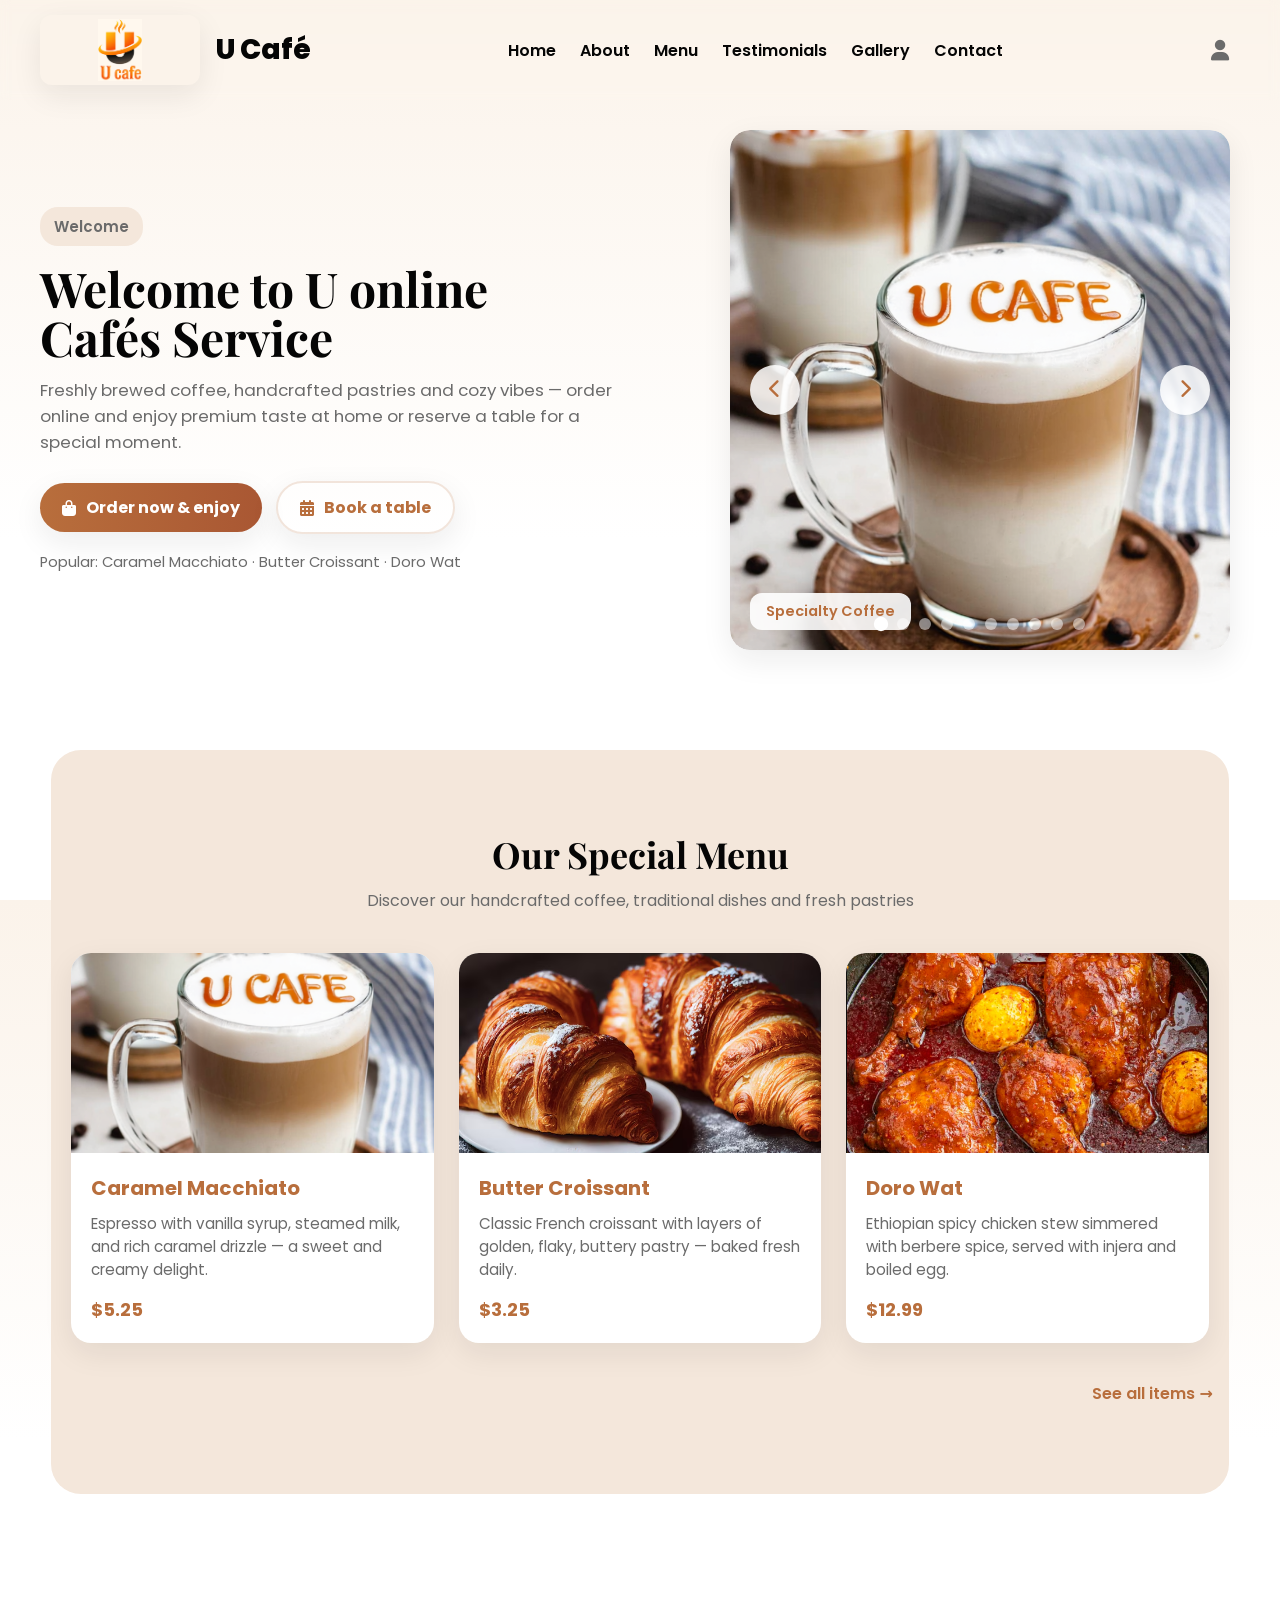
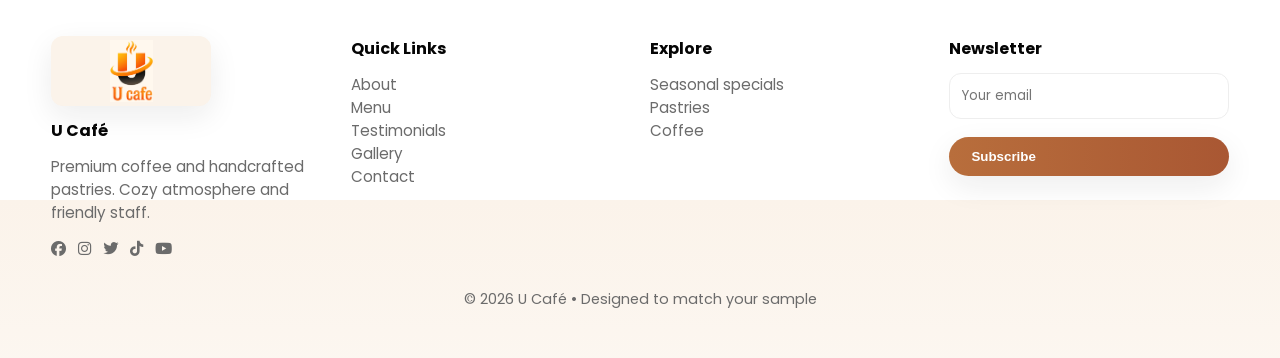
<file: index.html>
<!DOCTYPE html>
<html lang="en">
<head>
  <meta charset="utf-8" />
  <meta name="viewport" content="width=device-width,initial-scale=1" />
  <title>U Online Café — Home</title>

  <!-- fonts & icons -->
  <link href="https://fonts.googleapis.com/css2?family=Playfair+Display:wght@600;700;900&family=Poppins:wght@300;400;600;700&display=swap" rel="stylesheet">
  <link rel="stylesheet" href="https://cdnjs.cloudflare.com/ajax/libs/font-awesome/6.4.0/css/all.min.css">
<link rel="stylesheet" href="index.css">
</head>
<body>
  <!-- HEADER -->
  <header id="mainHeader">
    <div class="container nav-inner">
      <a class="brand" href="#">
        <img src="u cafe 1 logo.png" alt="U Café logo">
        <span>U Café</span>
      </a>

      <nav>
        <ul id="navList">
          <li><a href="#">Home</a></li>
          <li><a href="about.html">About</a></li>
          <li><a href="menu.html">Menu</a></li>
          <li><a href="testimonials.html">Testimonials</a></li>
          <li><a href="gallery.html">Gallery</a></li>
          <li><a href="contact.html">Contact</a></li>
        </ul>
      </nav>

      <div class="auth">
        <a href="login.html" class="user-icon" id="loginBtn" title="Log in">
          <i class="fas fa-user"></i>
        </a>
        <button class="menu-toggle" id="menuBtn" aria-label="menu">
          <i class="fas fa-bars"></i>
        </button>
      </div>
    </div>
  </header>

  <!-- HERO -->
  <main>
    <section class="hero">
      <div class="container hero-grid">
        <!-- LEFT: text -->
        <div class="hero-left">
          <div class="kicker">Welcome</div>
          <h1>Welcome to U online<br/>Cafés Service</h1>
          <p>Freshly brewed coffee, handcrafted pastries and cozy vibes — order online and enjoy premium taste at home or reserve a table for a special moment.</p>

          <div class="hero-cta">
            <a class="btn btn-primary" href="menu.html"><i class="fas fa-shopping-bag"></i> Order now & enjoy</a>
            <a class="btn btn-outline" href="contact.html"><i class="fas fa-calendar-alt"></i> Book a table</a>
          </div>

          <!-- small pagination dots like sample -->
          <div style="margin-top:18px;">
            <div class="muted" style="font-size:0.92rem;">Popular: Caramel Macchiato · Butter Croissant · Doro Wat</div>
          </div>
        </div>

       <!-- RIGHT: Food/Cafe images gallery -->
<div class="hero-art" aria-hidden="true">
  <div class="food-carousel">
    <!-- Carousel Container -->
    <div class="carousel-container">
      <!-- Slides will be dynamically added here by JavaScript -->
      <div class="carousel-slide active">
        <img src="Caramel Macchiato1.png" alt="Specialty Coffee">
        <div class="food-label">Specialty Coffee</div>
      </div>
      <div class="carousel-slide">
        <img src="Butter Croissant.png" alt="Fresh Pastries">
        <div class="food-label">Fresh Pastries</div>
      </div>
      <div class="carousel-slide">
        <img src="ጮርናቄ አሰራርፖስቲ አሰራር Pasti 1.PNG" alt="School Favorites">
        <div class="food-label">School Favorites</div>
      </div>
      <div class="carousel-slide">
        <img src="Moya1.PNG" alt="School Favorites">
        <div class="food-label">School Favorites</div>
      </div>
      <div class="carousel-slide">
        <img src="Fresh Orange Juice1.PNG" alt="Artisan Coffee">
        <div class="food-label">Juices</div>
      </div>
      <div class="carousel-slide">
        <img src="Chicken Tibs1.PNG" alt="Homemade Pastries">
        <div class="food-label">Tibs Variety</div>
      </div>
      <div class="carousel-slide">
        <img src="Chai Latte1.PNG" alt="Homemade Pastries">
        <div class="food-label">Tea</div>
      </div>
      <div class="carousel-slide">
        <img src="Vegetarian Combo1.PNG" alt="Homemade Pastries">
        <div class="food-label">Injera Specials</div>
      </div>
      <div class="carousel-slide">
        <img src="Doro Wat1.PNG" alt="Homemade Pastries">
        <div class="food-label">Traditional Menu</div>
      </div>
      <div class="carousel-slide">
        <img src="Buna with Popcorn1.PNG" alt="Homemade Pastries">
        <div class="food-label">Ethiopian Coffee</div>
      </div>
      
    </div>
    
    <!-- Navigation Buttons -->
    <button class="carousel-btn prev-btn" aria-label="Previous image">
      <i class="fas fa-chevron-left"></i>
    </button>
    <button class="carousel-btn next-btn" aria-label="Next image">
      <i class="fas fa-chevron-right"></i>
    </button>
    
    <!-- Indicators/Dots -->
    <div class="carousel-indicators">
      <!-- Dots will be added by JavaScript -->
    </div>
  </div>
</div>
    </section>

         <!-- MENU SECTION - UPDATED WITH REAL MENU ITEMS & IMAGES -->
    <section id="menu" class="container">
      <div class="menu-header" style="text-align: center; margin-bottom: 40px;">
        <h2>Our Special Menu</h2>
        <p class="muted" style="max-width: 600px; margin: 0 auto; margin-top: 10px;">Discover our handcrafted coffee, traditional dishes and fresh pastries</p>
      </div>
      
      <div class="menu-grid">
        <!-- Caramel Macchiato -->
        <div class="menu-item">
          <div class="menu-item-img">
            <img src="Caramel Macchiato1.png" alt="Caramel Macchiato">
          </div>
          <div class="menu-item-content">
            <h3>Caramel Macchiato</h3>
            <p>Espresso with vanilla syrup, steamed milk, and rich caramel drizzle — a sweet and creamy delight.</p>
            <div class="price">$5.25</div>
          </div>
        </div>
        
        <!-- Butter Croissant -->
        <div class="menu-item">
          <div class="menu-item-img">
            <img src="Butter Croissant.png" alt="Butter Croissant">
          </div>
          <div class="menu-item-content">
            <h3>Butter Croissant</h3>
            <p>Classic French croissant with layers of golden, flaky, buttery pastry — baked fresh daily.</p>
            <div class="price">$3.25</div>
          </div>
        </div>
        
        <!-- Doro Wat (Traditional) -->
        <div class="menu-item">
          <div class="menu-item-img">
            <img src="Doro Wat1.PNG" alt="Doro Wat">
          </div>
          <div class="menu-item-content">
            <h3>Doro Wat</h3>
            <p>Ethiopian spicy chicken stew simmered with berbere spice, served with injera and boiled egg.</p>
            <div class="price">$12.99</div>
          </div>
        </div>
      </div>
      
      <!-- Button in bottom right - now links to full menu page -->
      <div style="display: flex; justify-content: flex-end; margin-top: 30px;">
        <a href="menu.html" class="see-all-btn">See all items →</a>
      </div>
    </section>



  <!-- FOOTER -->
  <footer id="contact">
    <div class="container" style="margin-top:34px">
      <div class="footer-grid">
        <div>
          <img src="u cafe 1 logo.png" alt="U Café logo">
          <h4>U Café</h4>
          <p>Premium coffee and handcrafted pastries. Cozy atmosphere and friendly staff.</p>
          <div style="margin-top: 12px">
                        <a class="muted" href="https://facebook.com" target="_blank"><i class="fab fa-facebook" style="margin-right: 8px"></i></a>
                        <a class="muted" href="https://instagram.com" target="_blank"><i class="fab fa-instagram" style="margin-right: 8px"></i></a>
                        <a class="muted" href="https://twitter.com" target="_blank"><i class="fab fa-twitter" style="margin-right: 8px"></i></a>
                        <a class="muted" href="https://tiktok.com" target="_blank"><i class="fab fa-tiktok" style="margin-right: 8px"></i></a>
                        <a class="muted" href="https://youtube.com" target="_blank"><i class="fab fa-youtube" style="margin-right: 8px"></i></a>
                    </div>
        </div>
        <div>
          <h4>Quick Links</h4>
          <p><a href="about.html">About</a></p>
          <p><a href="menu.html">Menu</a></p>
          <p><a href="testimonials.html">Testimonials</a></p>
          <p><a href="#gallery">Gallery</a></p>
          <p><a href="contact.html">Contact</a></p>
        </div>
        <div>
          <h4>Explore</h4>
          <p>Seasonal specials</p>
          <p>Pastries</p>
          <p>Coffee</p>
        </div>
        <div>
          <h4>Newsletter</h4>
          <div class="newsletter">
            <input type="email" id="newsletterEmail" placeholder="Your email" />
            <button class="btn btn-primary" id="subscribeBtn" style="width:100%;margin-top:8px">Subscribe</button>
          </div>
        </div>
      </div>

      <div class="footer-bottom" style="margin-top:28px;text-align:center;">
        <div class="muted">© <span id="year"></span> U Café • Designed to match your sample</div>
      </div>
    </div>
  </footer>
  <!-- ---------- SCRIPTS ---------- -->
<script src="index.js"></script>
</body>
</html>
</file>
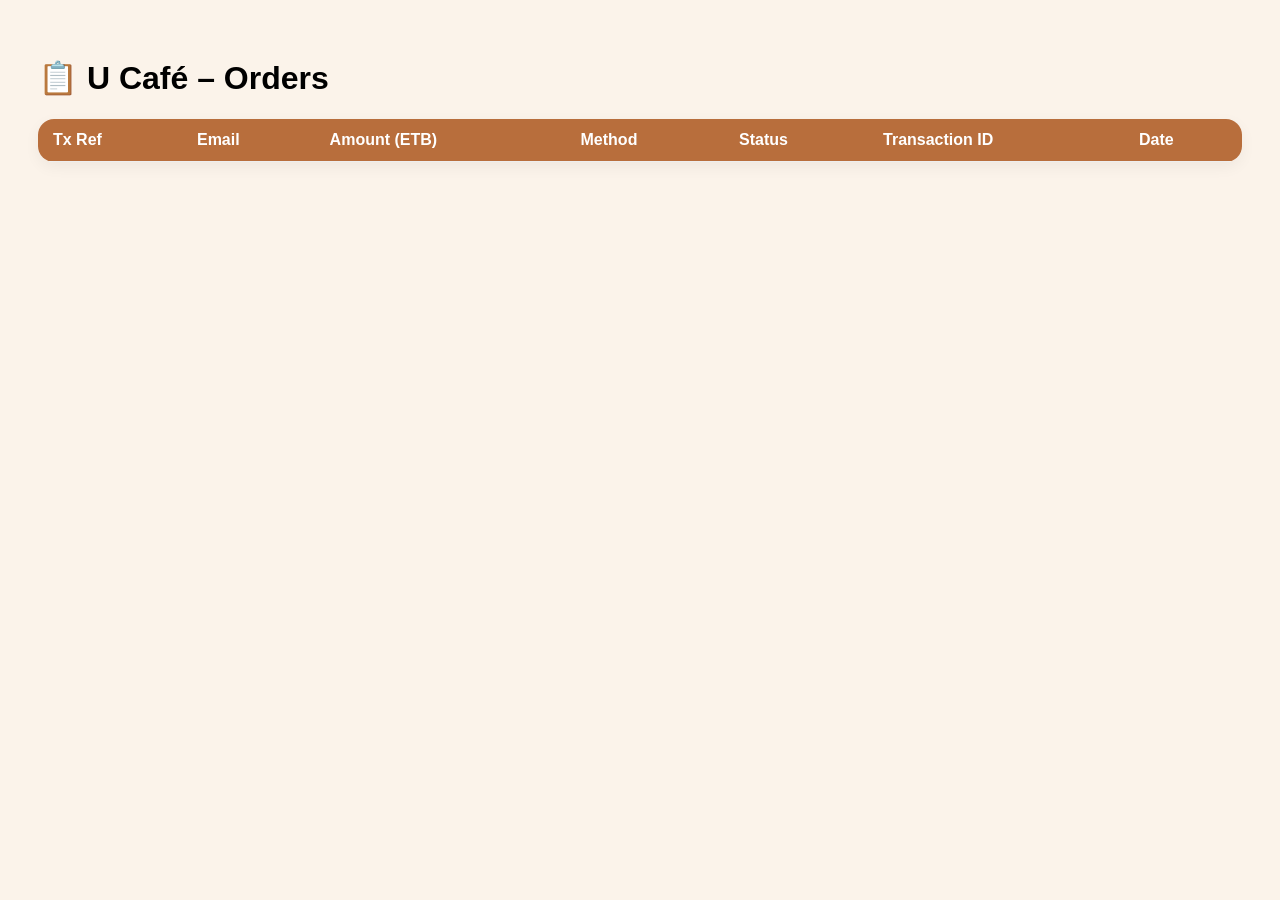
<file: admin.html>
<!DOCTYPE html>
<html lang="en">
<head>
    <meta charset="UTF-8">
    <title>Admin – U Café Orders</title>
    <style>
        body { font-family: 'Poppins', sans-serif; padding: 30px; background: #fbf3ea; }
        table { width: 100%; border-collapse: collapse; background: white; border-radius: 16px; overflow: hidden; box-shadow: 0 5px 15px rgba(0,0,0,0.05); }
        th, td { padding: 12px 15px; text-align: left; border-bottom: 1px solid #eee; }
        th { background: #b86e3c; color: white; }
        tr:hover { background: #f9f1ea; }
        .badge { padding: 4px 10px; border-radius: 20px; font-size: 12px; font-weight: 600; }
        .paid { background: #28a74520; color: #28a745; }
        .pending { background: #ffc10720; color: #ffc107; }
    </style>
</head>
<body>
    <h1>📋 U Café – Orders</h1>
    <table id="orders-table">
        <thead>
            <tr><th>Tx Ref</th><th>Email</th><th>Amount (ETB)</th><th>Method</th><th>Status</th><th>Transaction ID</th><th>Date</th></tr>
        </thead>
        <tbody></tbody>
    </table>

    <script>
        async function fetchOrders() {
            try {
                const res = await fetch('http://localhost:3000/api/admin/orders');
                const orders = await res.json();
                const tbody = document.querySelector('#orders-table tbody');
                tbody.innerHTML = '';
                orders.forEach(order => {
                    const row = tbody.insertRow();
                    row.insertCell().innerText = order.tx_ref;
                    row.insertCell().innerText = order.email;
                    row.insertCell().innerText = order.amount;
                    row.insertCell().innerText = order.userChoice || 'N/A';
                    row.insertCell().innerHTML = `<span class="badge ${order.status}">${order.status}</span>`;
                    row.insertCell().innerText = order.transactionId || '-';
                    row.insertCell().innerText = new Date(order.createdAt).toLocaleString();
                });
            } catch (err) {
                console.error('Failed to fetch orders', err);
            }
        }
        fetchOrders();
        setInterval(fetchOrders, 10000); // refresh every 10 seconds
    </script>
</body>
</html>
</file>
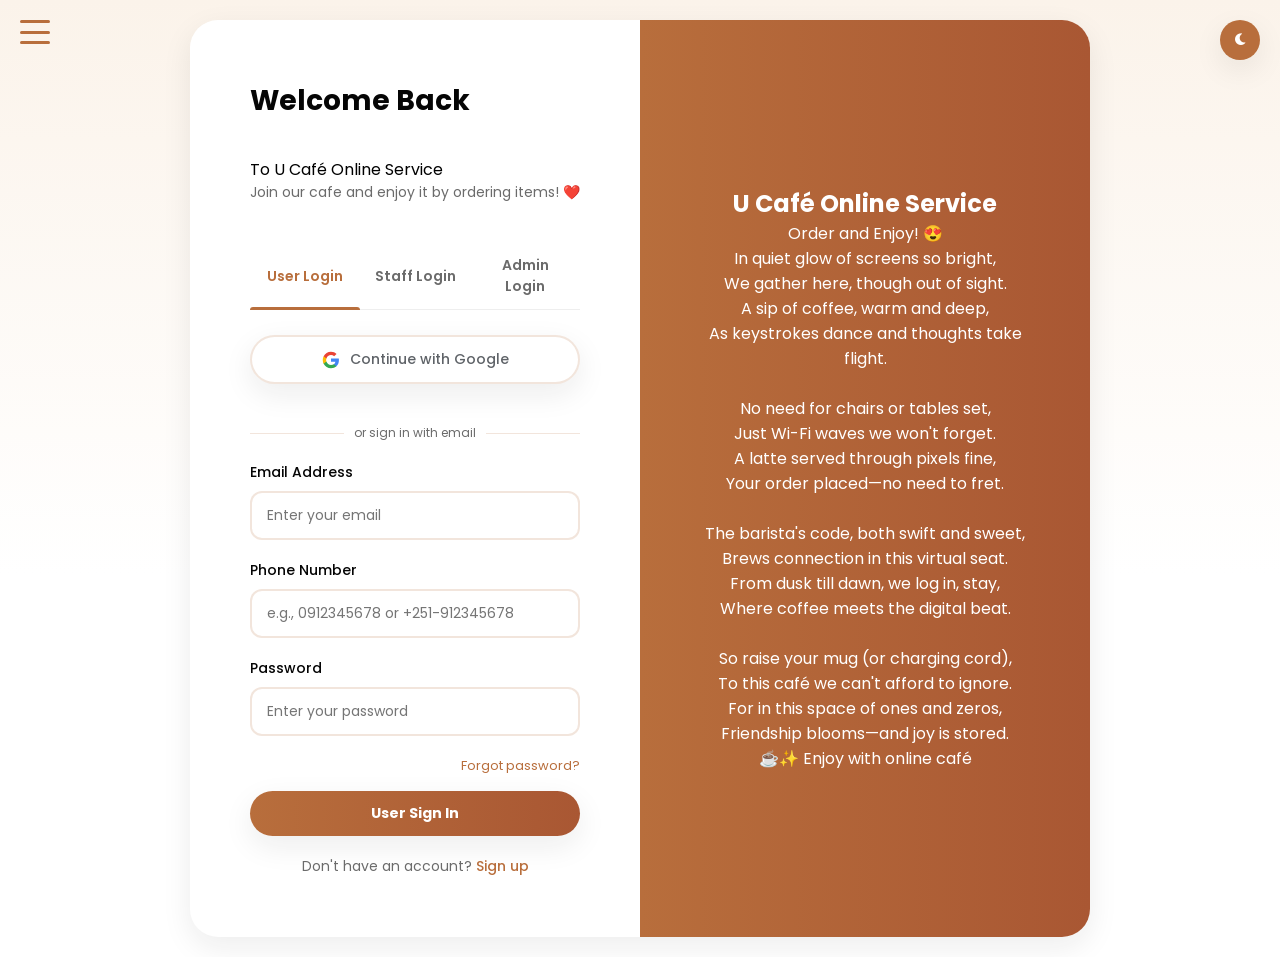
<file: login.html>
<!DOCTYPE html>
<html lang="en">
<head>
    <meta charset="UTF-8">
    <meta name="viewport" content="width=device-width, initial-scale=1.0, user-scalable=yes">
    <title>U online cafe service | Login</title>
    <link href="https://fonts.googleapis.com/css2?family=Poppins:wght@300;400;500;600;700&display=swap" rel="stylesheet">
    <link rel="stylesheet" href="https://cdnjs.cloudflare.com/ajax/libs/font-awesome/6.0.0-beta3/css/all.min.css">
    <style>
        :root {
            --cream: #fbf3ea;
            --soft-beige: #f4e7db;
            --accent: #b86e3c;
            --accent-2: #e7b58a;
            --text-dark: #050505;
            --muted: #6b6b6b;
            --card: #fff;
            --shadow: 0 10px 30px rgba(30,30,30,0.08);
            --radius-lg: 28px;
            --user-color: #b86e3c;
            --staff-color: #7a9e7e;
            --admin-color: #9e6b8e;
            --user-gradient: linear-gradient(90deg, #b86e3c, #a95733);
            --staff-gradient: linear-gradient(90deg, #7a9e7e, #5d8a62);
            --admin-gradient: linear-gradient(90deg, #9e6b8e, #7e5476);
            --gradient-light: linear-gradient(180deg, var(--cream) 0%, #fff 60%);
        }

        * {
            margin: 0;
            padding: 0;
            box-sizing: border-box;
            font-family: 'Poppins', sans-serif;
        }

        body {
            background: var(--gradient-light);
            display: flex;
            min-height: 100vh;
            transition: background-color 0.3s ease;
            overflow-x: hidden;
        }

        /* ===== GAL2 SIDEBAR & HAMBURGER STYLES ===== */
        .hamburger-menu {
            position: fixed;
            top: 20px;
            left: 20px;
            z-index: 1002;
            cursor: pointer;
            width: 30px;
            height: 24px;
            display: flex;
            flex-direction: column;
            justify-content: space-between;
            background: transparent;
            border: none;
        }
        .hamburger-menu span {
            display: block;
            height: 3px;
            width: 100%;
            background-color: var(--accent);
            border-radius: 3px;
            transition: all 0.3s ease;
        }
        .hamburger-menu.active span:nth-child(1) {
            transform: translateY(10px) rotate(45deg);
        }
        .hamburger-menu.active span:nth-child(2) {
            opacity: 0;
        }
        .hamburger-menu.active span:nth-child(3) {
            transform: translateY(-10px) rotate(-45deg);
        }

        .sidebar-overlay {
            position: fixed;
            top: 0;
            left: 0;
            width: 100%;
            height: 100%;
            background: rgba(0, 0, 0, 0.5);
            backdrop-filter: blur(3px);
            z-index: 1000;
            visibility: hidden;
            opacity: 0;
            transition: visibility 0.3s, opacity 0.3s ease;
        }
        .sidebar-overlay.active {
            visibility: visible;
            opacity: 1;
        }
        .sidebar {
            position: fixed;
            top: 0;
            left: -100%;
            width: 380px;
            max-width: 85vw;
            height: 100%;
            background: linear-gradient(145deg, #ffffff 0%, var(--cream) 100%);
            box-shadow: 8px 0 30px rgba(0, 0, 0, 0.2);
            z-index: 1001;
            transition: left 0.35s cubic-bezier(0.2, 0.9, 0.4, 1.1);
            display: flex;
            flex-direction: column;
            padding: 2rem 1.8rem;
            border-right: 1px solid rgba(184, 110, 60, 0.2);
        }
        .sidebar.active {
            left: 0;
        }
        .sidebar-header {
            display: flex;
            justify-content: space-between;
            align-items: center;
            margin-bottom: 2.8rem;
            padding-bottom: 1rem;
            border-bottom: 2px solid rgba(184, 110, 60, 0.2);
        }
        .sidebar-logo {
            font-family: 'Playfair Display', serif;
            font-size: 2rem;
            font-weight: 700;
            color: var(--accent);
        }
        .close-sidebar {
            background: var(--soft-beige);
            width: 46px;
            height: 46px;
            border-radius: 50%;
            display: flex;
            align-items: center;
            justify-content: center;
            cursor: pointer;
            transition: all 0.2s;
            font-size: 1.5rem;
            color: var(--accent);
        }
        .close-sidebar:hover {
            background: var(--accent);
            color: white;
            transform: rotate(90deg);
        }
        .sidebar-nav {
            flex: 1;
            display: flex;
            flex-direction: column;
            gap: 1rem;
        }
        .sidebar-nav a {
            text-decoration: none;
            font-size: 1.3rem;
            font-weight: 500;
            padding: 16px 24px;
            border-radius: 60px;
            color: var(--text-dark);
            transition: all 0.25s;
            display: flex;
            align-items: center;
            gap: 18px;
            background: rgba(255,255,255,0.6);
        }
        .sidebar-nav a i {
            width: 32px;
            color: var(--accent);
            font-size: 1.4rem;
        }
        .sidebar-nav a:hover {
            background: var(--accent);
            color: white;
            transform: translateX(8px);
        }
        .sidebar-nav a:hover i {
            color: white;
        }
        .sidebar-nav a.active {
            background: linear-gradient(90deg, var(--accent), #a95733);
            color: white;
            box-shadow: 0 10px 20px rgba(184,110,60,0.25);
        }
        .sidebar-nav a.active i {
            color: white;
        }
        .sidebar-nav .signup-link {
            margin-top: 20px;
            border-top: 1px solid rgba(184,110,60,0.15);
            padding-top: 20px;
        }
        .sidebar-footer {
            margin-top: 1rem;
            padding-top: 1.5rem;
            font-size: 0.85rem;
            text-align: center;
            color: var(--muted);
            border-top: 1px solid rgba(0,0,0,0.05);
        }
        .sidebar-footer p {
            margin: 8px 0;
        }
        /* end gal2 sidebar styles */

        /* Animated dots */
        .dots {
            position: fixed;
            top: 0;
            left: 0;
            width: 100%;
            height: 100%;
            overflow: hidden;
            z-index: -1;
            pointer-events: none;
        }
        .dot {
            position: absolute;
            background-color: rgba(184, 110, 60, 0.3);
            border-radius: 50%;
            will-change: transform;
            bottom: -20px;
            animation: floatUp 15s linear infinite;
            opacity: 0;
        }
        @keyframes floatUp {
            0% {
                transform: translateY(0) translateX(var(--x-movement));
                opacity: 0;
            }
            10% { opacity: 1; }
            90% { opacity: 1; }
            100% {
                transform: translateY(calc(-100vh - 100px)) translateX(var(--x-movement));
                opacity: 0;
            }
        }

        .container {
            width: 100%;
            max-width: 1200px;
            margin: auto;
            display: flex;
            flex-wrap: wrap;
            justify-content: center;
            align-items: center;
            padding: 20px;
        }

        .login-container {
            background-color: var(--card);
            border-radius: var(--radius-lg);
            box-shadow: var(--shadow);
            overflow: hidden;
            display: flex;
            width: 100%;
            max-width: 900px;
            transition: background-color 0.3s, box-shadow 0.3s;
        }

        .login-left {
            flex: 1;
            padding: 60px;
            display: flex;
            flex-direction: column;
            justify-content: center;
            position: relative;
        }

        .login-right {
            flex: 1;
            background: var(--user-gradient);
            color: white;
            padding: 60px;
            display: flex;
            flex-direction: column;
            justify-content: center;
            align-items: center;
            text-align: center;
            transition: background 0.3s ease;
        }

        .login-right.user-active { background: var(--user-gradient); }
        .login-right.staff-active { background: var(--staff-gradient); }
        .login-right.admin-active { background: var(--admin-gradient); }

        .login-header {
            margin-bottom: 40px;
        }
        .login-header h1 {
            font-size: 28px;
            font-weight: 700;
            color: var(--text-dark);
            margin-bottom: 10px;
            transition: color 0.3s;
        }
        .login-header p {
            color: var(--muted);
            font-size: 14px;
        }

        .login-tabs {
            display: flex;
            margin-bottom: 25px;
            border-bottom: 1px solid #eee;
        }
        .tab-btn {
            flex: 1;
            padding: 12px;
            background: none;
            border: none;
            cursor: pointer;
            font-weight: 600;
            color: var(--muted);
            transition: all 0.3s;
            position: relative;
            font-size: 14px;
        }
        .tab-btn.user.active { color: var(--user-color); }
        .tab-btn.staff.active { color: var(--staff-color); }
        .tab-btn.admin.active { color: var(--admin-color); }
        .tab-btn.active::after {
            content: '';
            position: absolute;
            bottom: -1px;
            left: 0;
            width: 100%;
            height: 3px;
            border-radius: 3px 3px 0 0;
        }
        .tab-btn.user.active::after { background: var(--user-color); }
        .tab-btn.staff.active::after { background: var(--staff-color); }
        .tab-btn.admin.active::after { background: var(--admin-color); }

        .tab-content { display: none; animation: fadeIn 0.5s ease; }
        .tab-content.active { display: block; }
        @keyframes fadeIn {
            from { opacity: 0; transform: translateY(10px); }
            to { opacity: 1; transform: translateY(0); }
        }

        .form-group { margin-bottom: 20px; }
        .form-group label {
            display: block;
            margin-bottom: 8px;
            font-size: 14px;
            font-weight: 500;
            color: var(--text-dark);
        }
        .form-control {
            width: 100%;
            padding: 12px 15px;
            border: 2px solid rgba(184, 110, 60, 0.18);
            border-radius: 12px;
            font-size: 14px;
            transition: all 0.3s;
            background: var(--card);
        }
        .user-form .form-control:focus {
            border-color: var(--user-color);
            box-shadow: 0 0 0 3px rgba(184, 110, 60, 0.2);
            outline: none;
        }
        .staff-form .form-control:focus {
            border-color: var(--staff-color);
            box-shadow: 0 0 0 3px rgba(122, 158, 126, 0.2);
            outline: none;
        }
        .admin-form .form-control:focus {
            border-color: var(--admin-color);
            box-shadow: 0 0 0 3px rgba(158, 107, 142, 0.2);
            outline: none;
        }

        .btn {
            display: inline-block;
            padding: 12px 24px;
            border-radius: 28px;
            font-size: 14px;
            font-weight: 700;
            cursor: pointer;
            transition: all 0.3s;
            border: none;
            text-align: center;
            box-shadow: var(--shadow);
        }
        .btn-user { background: var(--user-gradient); color: white; width: 100%; }
        .btn-user:hover { background: linear-gradient(90deg, #a95733, #b86e3c); transform: translateY(-2px); }
        .btn-staff { background: var(--staff-gradient); color: white; width: 100%; }
        .btn-staff:hover { background: linear-gradient(90deg, #5d8a62, #7a9e7e); transform: translateY(-2px); }
        .btn-admin { background: var(--admin-gradient); color: white; width: 100%; }
        .btn-admin:hover { background: linear-gradient(90deg, #7e5476, #9e6b8e); transform: translateY(-2px); }

        .btn-google {
            background-color: white;
            color: #5f6368;
            border: 2px solid rgba(184, 110, 60, 0.18);
            display: flex;
            align-items: center;
            justify-content: center;
            gap: 10px;
            width: 100%;
            margin-bottom: 20px;
            transition: all 0.3s;
            font-weight: 500;
            border-radius: 28px;
            padding: 12px;
        }
        .btn-google:hover { background-color: var(--soft-beige); transform: translateY(-2px); }

        .divider {
            display: flex;
            align-items: center;
            margin: 20px 0;
            color: var(--muted);
            font-size: 12px;
        }
        .divider::before, .divider::after {
            content: "";
            flex: 1;
            border-bottom: 1px solid rgba(184, 110, 60, 0.18);
        }
        .divider::before { margin-right: 10px; }
        .divider::after { margin-left: 10px; }

        .login-footer {
            margin-top: 20px;
            text-align: center;
            font-size: 14px;
            color: var(--muted);
        }
        .login-footer a { color: var(--accent); text-decoration: none; font-weight: 500; }
        .login-footer a:hover { text-decoration: underline; }

        .error-message { color: #dc3545; font-size: 12px; margin-top: 5px; display: none; }
        .forgot-link {
            font-size: 13px;
            text-decoration: none;
            text-align: right;
            display: block;
            margin-bottom: 15px;
        }
        .user-form .forgot-link { color: var(--user-color); }
        .staff-form .forgot-link { color: var(--staff-color); }
        .admin-form .forgot-link { color: var(--admin-color); }
        .forgot-link:hover { text-decoration: underline; }

        @media (max-width: 768px) {
            .login-container { flex-direction: column; }
            .login-left, .login-right { padding: 40px; }
            .login-right { order: -1; }
        }
        @media (max-width: 480px) {
            .login-left, .login-right { padding: 30px 20px; }
            .login-tabs { flex-direction: column; }
            .tab-btn { padding: 10px; }
        }

        /* DARK MODE - ONLY BACKGROUND AND DOTS CHANGE, LOGIN BOX STAYS LIGHT */
        body.dark-mode {
            background: #0a0c10;
        }
        body.dark-mode .dot {
            background-color: rgba(231, 181, 138, 0.2);
        }
        /* Keep the login container completely light (no dark changes) */
        body.dark-mode .login-container {
            background-color: var(--card);
            box-shadow: 0 15px 30px rgba(0, 0, 0, 0.2);
        }
        body.dark-mode .login-header h1,
        body.dark-mode .form-group label,
        body.dark-mode .login-header p,
        body.dark-mode .login-footer,
        body.dark-mode .divider,
        body.dark-mode .forgot-link {
            color: initial; /* keep original colors */
        }
        /* Sidebar dark mode: keep it readable but still distinct */
        body.dark-mode .sidebar {
            background: linear-gradient(145deg, #1e1e1e 0%, #2a2a2a 100%);
            border-right-color: rgba(184,110,60,0.3);
        }
        body.dark-mode .sidebar-nav a {
            background: rgba(30,30,30,0.8);
            color: #e0e0e0;
        }
        body.dark-mode .sidebar-nav a i { color: var(--accent-2); }
        body.dark-mode .sidebar-nav a:hover { background: var(--accent); color: white; }
        body.dark-mode .sidebar-footer { color: #aaa; border-top-color: #444; }
        body.dark-mode .close-sidebar { background: #333; color: var(--accent-2); }
        /* Ensure form controls stay light in dark mode (override any unwanted darkening) */
        body.dark-mode .form-control {
            background-color: white;
            color: #333;
            border-color: rgba(184, 110, 60, 0.3);
        }
        body.dark-mode .btn-google {
            background-color: white;
            color: #5f6368;
            border-color: rgba(184, 110, 60, 0.2);
        }
        body.dark-mode .btn-google:hover {
            background-color: var(--soft-beige);
        }

        .mode-toggle {
            position: fixed;
            top: 20px;
            right: 20px;
            background: var(--user-color);
            color: white;
            border: none;
            width: 40px;
            height: 40px;
            border-radius: 50%;
            display: flex;
            align-items: center;
            justify-content: center;
            cursor: pointer;
            z-index: 1003;
            box-shadow: var(--shadow);
            transition: all 0.3s;
        }
        body.dark-mode .mode-toggle { background: var(--accent-2); }
        .mode-toggle:hover { transform: scale(1.1); }
    </style>
</head>
<body>
    <!-- Animated dots background -->
    <div class="dots" id="dotsContainer"></div>

    <!-- GAL2 Hamburger Menu -->
    <div class="hamburger-menu" id="hamburgerMenu">
        <span></span>
        <span></span>
        <span></span>
    </div>

    <!-- GAL2 Sidebar & Overlay -->
    <div class="sidebar-overlay" id="sidebarOverlay"></div>
    <div class="sidebar" id="sidebarNav">
        <div class="sidebar-header">
            <span class="sidebar-logo">U Café</span>
            <div class="close-sidebar" id="closeSidebarBtn"><i class="fas fa-times"></i></div>
        </div>
        <div class="sidebar-nav">
            <a href="index.html"><i class="fas fa-home"></i> Home</a>
            <a href="about1.html"><i class="fas fa-info-circle"></i> About</a>
            <a href="menu.html"><i class="fas fa-utensils"></i> Menu</a>
            <a href="testimonials.html"><i class="fas fa-star"></i> Testimonials</a>
            <a href="gallery.html"><i class="fas fa-images"></i> Gallery</a>
            <a href="contact.html"><i class="fas fa-envelope"></i> Contact</a>
            <a href="signup.html" class="signup-link"><i class="fas fa-user-plus"></i> Sign Up</a>
        </div>
        <div class="sidebar-footer">
            <p><i class="fas fa-coffee"></i> Ayer-Amba Student Project</p>
            <p>Ethiopian tradition & digital fusion</p>
        </div>
    </div>

    <button class="mode-toggle" id="modeToggle" aria-label="Toggle dark mode">
        <i class="fas fa-moon"></i>
    </button>

    <div class="container">
        <div class="login-container">
            <div class="login-left">
                <div class="login-header">
                    <h1>Welcome Back</h1><br>
                    To U Café Online Service
                    <p>Join our cafe and enjoy it by ordering items! ❤️</p>
                </div>

                <div class="login-tabs">
                    <button class="tab-btn user active" data-tab="user-login">User Login</button>
                    <button class="tab-btn staff" data-tab="staff-login">Staff Login</button>
                    <button class="tab-btn admin" data-tab="admin-login">Admin Login</button>
                </div>

                <button class="btn btn-google" id="googleLogin">
                    <svg xmlns="http://www.w3.org/2000/svg" width="18" height="18" viewBox="0 0 24 24">
                        <path fill="#4285F4" d="M22.56 12.25c0-.78-.07-1.53-.2-2.25H12v4.26h5.92c-.26 1.37-1.04 2.53-2.21 3.31v2.77h3.57c2.08-1.92 3.28-4.74 3.28-8.09z"/>
                        <path fill="#34A853" d="M12 23c2.97 0 5.46-.98 7.28-2.66l-3.57-2.77c-.98.66-2.23 1.06-3.71 1.06-2.86 0-5.29-1.93-6.16-4.53H2.18v2.84C3.99 20.53 7.7 23 12 23z"/>
                        <path fill="#FBBC05" d="M5.84 14.09c-.22-.66-.35-1.36-.35-2.09s.13-1.43.35-2.09V7.07H2.18C1.43 8.55 1 10.22 1 12s.43 3.45 1.18 4.93l2.85-2.22.81-.62z"/>
                        <path fill="#EA4335" d="M12 5.38c1.62 0 3.06.56 4.21 1.64l3.15-3.15C17.45 2.09 14.97 1 12 1 7.7 1 3.99 3.47 2.18 7.07l3.66 2.84c.87-2.6 3.3-4.53 6.16-4.53z"/>
                    </svg>
                    <span>Continue with Google</span>
                </button>

                <div class="divider">or sign in with email</div>

                <div id="user-login" class="tab-content user-form active">
                    <form id="userLoginForm">
                        <div class="form-group">
                            <label for="user-email">Email Address</label>
                            <input type="email" id="user-email" class="form-control" placeholder="Enter your email" required>
                            <div class="error-message" id="user-email-error">Please enter a valid email</div>
                        </div>
                        <div class="form-group">
                            <label for="user-phone">Phone Number</label>
                            <input type="tel" id="user-phone" class="form-control" placeholder="e.g., 0912345678 or +251-912345678" required>
                            <div class="error-message" id="user-phone-error">Phone must be Ethiopian format: 09xxxxxxxx or +2519xxxxxxxx / +251-9xxxxxxxx</div>
                        </div>
                        <div class="form-group">
                            <label for="user-password">Password</label>
                            <input type="password" id="user-password" class="form-control" placeholder="Enter your password" required>
                            <div class="error-message" id="user-password-error">Password must be at least 6 characters</div>
                        </div>
                        <a href="#" class="forgot-link">Forgot password?</a>
                        <button type="submit" class="btn btn-user">User Sign In</button>
                    </form>
                </div>

                <div id="staff-login" class="tab-content staff-form">
                    <form id="staffLoginForm">
                        <div class="form-group">
                            <label for="staff-email">Staff Email</label>
                            <input type="email" id="staff-email" class="form-control" placeholder="Enter staff email" required>
                            <div class="error-message" id="staff-email-error">Please enter a valid email</div>
                        </div>
                        <div class="form-group">
                            <label for="staff-phone">Staff Phone Number</label>
                            <input type="tel" id="staff-phone" class="form-control" placeholder="e.g., 0912345678 or +251-912345678" required>
                            <div class="error-message" id="staff-phone-error">Phone must be Ethiopian format: 09xxxxxxxx or +2519xxxxxxxx / +251-9xxxxxxxx</div>
                        </div>
                        <div class="form-group">
                            <label for="staff-department">Department</label>
                            <select id="staff-department" class="form-control" required>
                                <option value="">Select your department</option>
                                <option value="kitchen">Kitchen</option>
                                <option value="service">Service</option>
                                <option value="barista">Barista</option>
                                <option value="management">Management</option>
                                <option value="cleaning">Cleaning</option>
                            </select>
                            <div class="error-message" id="staff-department-error">Please select your department</div>
                        </div>
                        <div class="form-group">
                            <label for="staff-password">Password</label>
                            <input type="password" id="staff-password" class="form-control" placeholder="Enter your password" required>
                            <div class="error-message" id="staff-password-error">Password must be at least 6 characters</div>
                        </div>
                        <a href="#" class="forgot-link">Forgot password?</a>
                        <button type="submit" class="btn btn-staff">Staff Sign In</button>
                    </form>
                </div>

                <div id="admin-login" class="tab-content admin-form">
                    <form id="adminLoginForm">
                        <div class="form-group">
                            <label for="admin-email">Admin Email</label>
                            <input type="email" id="admin-email" class="form-control" placeholder="Enter admin email" required>
                            <div class="error-message" id="admin-email-error">Please enter a valid admin email</div>
                        </div>
                        <div class="form-group">
                            <label for="admin-password">Admin Password</label>
                            <input type="password" id="admin-password" class="form-control" placeholder="Enter admin password" required>
                            <div class="error-message" id="admin-password-error">Password must be at least 8 characters</div>
                        </div>
                        <a href="#" class="forgot-link">Forgot password?</a>
                        <button type="submit" class="btn btn-admin">Admin Sign In</button>
                    </form>
                </div>

                <div class="login-footer">
                    Don't have an account? <a href="signup.html">Sign up</a>
                </div>
            </div>

            <div class="login-right user-active" id="loginRight">
                <div class="right-content">
                    <h2>U Café Online Service</h2>
                    <p>Order and Enjoy! 😍</p>
                    <div>
                        <p>
                            In quiet glow of screens so bright,<br>
                            We gather here, though out of sight.<br>
                            A sip of coffee, warm and deep,<br>
                            As keystrokes dance and thoughts take flight.<br><br>
                            No need for chairs or tables set,<br>
                            Just Wi-Fi waves we won't forget.<br>
                            A latte served through pixels fine,<br>
                            Your order placed—no need to fret.<br><br>
                            The barista's code, both swift and sweet,<br>
                            Brews connection in this virtual seat.<br>
                            From dusk till dawn, we log in, stay,<br>
                            Where coffee meets the digital beat.<br><br>
                            So raise your mug (or charging cord),<br>
                            To this café we can't afford to ignore.<br>
                            For in this space of ones and zeros,<br>
                            Friendship blooms—and joy is stored.<br>
                            ☕✨ Enjoy with online café
                        </p>
                    </div>
                </div>
            </div>
        </div>
    </div>

    <script>
        document.addEventListener('DOMContentLoaded', function() {
            // ========== ANIMATED DOTS ==========
            function createDots() {
                const dotsContainer = document.getElementById('dotsContainer');
                const dotCount = 150;
                for (let i = 0; i < dotCount; i++) {
                    const dot = document.createElement('div');
                    dot.className = 'dot';
                    const size = Math.random() * 9 + 3;
                    dot.style.width = `${size}px`;
                    dot.style.height = `${size}px`;
                    dot.style.left = `${Math.random() * 100}vw`;
                    dot.style.bottom = '-20px';
                    const xMovement = (Math.random() * 100 - 50);
                    dot.style.setProperty('--x-movement', `${xMovement}px`);
                    const duration = Math.random() * 10 + 10;
                    dot.style.animationDuration = `${duration}s`;
                    const delay = Math.random() * 15;
                    dot.style.animationDelay = `${delay}s`;
                    dotsContainer.appendChild(dot);
                }
            }
            createDots();

            // ========== GAL2 SIDEBAR LOGIC ==========
            const hamburger = document.getElementById('hamburgerMenu');
            const sidebar = document.getElementById('sidebarNav');
            const overlay = document.getElementById('sidebarOverlay');
            const closeSide = document.getElementById('closeSidebarBtn');

            function openSidebar() {
                sidebar.classList.add('active');
                overlay.classList.add('active');
                document.body.style.overflow = 'hidden';
                hamburger.classList.add('active');
            }
            function closeSidebar() {
                sidebar.classList.remove('active');
                overlay.classList.remove('active');
                document.body.style.overflow = '';
                hamburger.classList.remove('active');
            }
            if (hamburger) hamburger.addEventListener('click', openSidebar);
            if (closeSide) closeSide.addEventListener('click', closeSidebar);
            if (overlay) overlay.addEventListener('click', closeSidebar);
            document.querySelectorAll('.sidebar-nav a').forEach(link => {
                link.addEventListener('click', () => { setTimeout(closeSidebar, 150); });
            });

            // ========== CHECKOUT INTENT ==========
            const urlParams = new URLSearchParams(window.location.search);
            const checkoutIntent = urlParams.get('checkout');
            const returnUrl = urlParams.get('return') || 'menu.html';

            function handleLoginSuccess(userType, email, phone = '') {
                const userData = { email: email, phone: phone, type: userType, loginTime: new Date().toISOString() };
                localStorage.setItem('currentUser', JSON.stringify(userData));
                if (userType === 'admin') {
                    window.location.href = 'das.html';
                } else {
                    if (checkoutIntent === 'true') {
                        window.location.href = returnUrl + '?login_success=true&checkout=true&email=' + encodeURIComponent(email) + '&type=' + userType;
                    } else {
                        window.location.href = returnUrl + '?login_success=true&email=' + encodeURIComponent(email) + '&type=' + userType;
                    }
                }
            }

            // ========== TAB SWITCHING ==========
            const tabBtns = document.querySelectorAll('.tab-btn');
            const tabContents = document.querySelectorAll('.tab-content');
            const loginRight = document.getElementById('loginRight');
            tabBtns.forEach(btn => {
                btn.addEventListener('click', function() {
                    const tabId = this.getAttribute('data-tab');
                    tabBtns.forEach(btn => btn.classList.remove('active'));
                    tabContents.forEach(content => content.classList.remove('active'));
                    loginRight.classList.remove('user-active', 'staff-active', 'admin-active');
                    this.classList.add('active');
                    document.getElementById(tabId).classList.add('active');
                    if (this.classList.contains('user')) loginRight.classList.add('user-active');
                    else if (this.classList.contains('staff')) loginRight.classList.add('staff-active');
                    else if (this.classList.contains('admin')) loginRight.classList.add('admin-active');
                });
            });

            // Ethiopian phone validator
            function isValidEthiopianPhone(phone) {
                const phoneRegex = /^(09\d{8}|\+251-?9\d{8})$/;
                return phoneRegex.test(phone);
            }

            function isValidUser(email, password, type) {
                if (type === 'user') {
                    const users = JSON.parse(localStorage.getItem('registeredUsers') || '[]');
                    return users.some(u => u.email === email && u.password === password);
                } else if (type === 'staff') {
                    return email === 'staff@example.com' && password === 'staffpass123';
                } else if (type === 'admin') {
                    return email === 'admin@example.com' && password === 'adminpass123';
                }
                return false;
            }

            // User Login
            const userLoginForm = document.getElementById('userLoginForm');
            userLoginForm.addEventListener('submit', function(e) {
                e.preventDefault();
                const email = document.getElementById('user-email');
                const phone = document.getElementById('user-phone');
                const password = document.getElementById('user-password');
                const emailError = document.getElementById('user-email-error');
                const phoneError = document.getElementById('user-phone-error');
                const passwordError = document.getElementById('user-password-error');
                let isValid = true;
                if (!email.value || !/^[^\s@]+@[^\s@]+\.[^\s@]+$/.test(email.value)) {
                    emailError.style.display = 'block';
                    email.style.borderColor = '#dc3545';
                    isValid = false;
                } else {
                    emailError.style.display = 'none';
                    email.style.borderColor = 'rgba(184, 110, 60, 0.18)';
                }
                if (!phone.value || !isValidEthiopianPhone(phone.value.trim())) {
                    phoneError.style.display = 'block';
                    phone.style.borderColor = '#dc3545';
                    isValid = false;
                } else {
                    phoneError.style.display = 'none';
                    phone.style.borderColor = 'rgba(184, 110, 60, 0.18)';
                }
                if (!password.value || password.value.length < 6) {
                    passwordError.style.display = 'block';
                    password.style.borderColor = '#dc3545';
                    isValid = false;
                } else {
                    passwordError.style.display = 'none';
                    password.style.borderColor = 'rgba(184, 110, 60, 0.18)';
                }
                if (isValid) {
                    if (isValidUser(email.value, password.value, 'user')) {
                        handleLoginSuccess('user', email.value, phone.value.trim());
                    } else {
                        alert('Invalid email or password. If you haven\'t signed up, please create an account first.');
                    }
                }
            });

            // Staff Login
            const staffLoginForm = document.getElementById('staffLoginForm');
            staffLoginForm.addEventListener('submit', function(e) {
                e.preventDefault();
                const email = document.getElementById('staff-email');
                const phone = document.getElementById('staff-phone');
                const password = document.getElementById('staff-password');
                const department = document.getElementById('staff-department');
                const emailError = document.getElementById('staff-email-error');
                const phoneError = document.getElementById('staff-phone-error');
                const passwordError = document.getElementById('staff-password-error');
                const departmentError = document.getElementById('staff-department-error');
                let isValid = true;
                if (!email.value || !/^[^\s@]+@[^\s@]+\.[^\s@]+$/.test(email.value)) {
                    emailError.style.display = 'block';
                    email.style.borderColor = '#dc3545';
                    isValid = false;
                } else {
                    emailError.style.display = 'none';
                    email.style.borderColor = 'rgba(122, 158, 126, 0.18)';
                }
                if (!phone.value || !isValidEthiopianPhone(phone.value.trim())) {
                    phoneError.style.display = 'block';
                    phone.style.borderColor = '#dc3545';
                    isValid = false;
                } else {
                    phoneError.style.display = 'none';
                    phone.style.borderColor = 'rgba(122, 158, 126, 0.18)';
                }
                if (!password.value || password.value.length < 6) {
                    passwordError.style.display = 'block';
                    password.style.borderColor = '#dc3545';
                    isValid = false;
                } else {
                    passwordError.style.display = 'none';
                    password.style.borderColor = 'rgba(122, 158, 126, 0.18)';
                }
                if (!department.value) {
                    departmentError.style.display = 'block';
                    department.style.borderColor = '#dc3545';
                    isValid = false;
                } else {
                    departmentError.style.display = 'none';
                    department.style.borderColor = 'rgba(122, 158, 126, 0.18)';
                }
                if (isValid) {
                    if (isValidUser(email.value, password.value, 'staff')) {
                        handleLoginSuccess('staff', email.value, phone.value.trim());
                    } else {
                        alert('Invalid staff email or password');
                    }
                }
            });

            // Admin Login
            const adminLoginForm = document.getElementById('adminLoginForm');
            adminLoginForm.addEventListener('submit', function(e) {
                e.preventDefault();
                const email = document.getElementById('admin-email');
                const password = document.getElementById('admin-password');
                const emailError = document.getElementById('admin-email-error');
                const passwordError = document.getElementById('admin-password-error');
                let isValid = true;
                if (!email.value || !/^[^\s@]+@[^\s@]+\.[^\s@]+$/.test(email.value)) {
                    emailError.style.display = 'block';
                    email.style.borderColor = '#dc3545';
                    isValid = false;
                } else {
                    emailError.style.display = 'none';
                    email.style.borderColor = 'rgba(158, 107, 142, 0.18)';
                }
                if (!password.value || password.value.length < 8) {
                    passwordError.style.display = 'block';
                    password.style.borderColor = '#dc3545';
                    isValid = false;
                } else {
                    passwordError.style.display = 'none';
                    password.style.borderColor = 'rgba(158, 107, 142, 0.18)';
                }
                if (isValid) {
                    if (isValidUser(email.value, password.value, 'admin')) {
                        handleLoginSuccess('admin', email.value);
                    } else {
                        alert('Invalid admin email or password');
                    }
                }
            });

            // Google Login Demo
            document.getElementById('googleLogin').addEventListener('click', function() {
                const activeTab = document.querySelector('.tab-btn.active');
                const isAdmin = activeTab.classList.contains('admin');
                const isStaff = activeTab.classList.contains('staff');
                if (isAdmin) {
                    alert('Admin Google login would redirect to admin authentication');
                } else if (isStaff) {
                    alert('Staff Google login would redirect to staff authentication');
                } else {
                    handleLoginSuccess('user', 'user@gmail.com', '+251-912345678');
                }
            });

            // Dark mode toggle - now only changes background, not the login box
            const modeToggle = document.getElementById('modeToggle');
            const modeIcon = modeToggle.querySelector('i');
            const prefersDarkScheme = window.matchMedia('(prefers-color-scheme: dark)');
            const currentTheme = localStorage.getItem('theme');
            if (currentTheme === 'dark' || (!currentTheme && prefersDarkScheme.matches)) {
                document.body.classList.add('dark-mode');
                modeIcon.classList.remove('fa-moon');
                modeIcon.classList.add('fa-sun');
            }
            modeToggle.addEventListener('click', function() {
                document.body.classList.toggle('dark-mode');
                if (document.body.classList.contains('dark-mode')) {
                    localStorage.setItem('theme', 'dark');
                    modeIcon.classList.remove('fa-moon');
                    modeIcon.classList.add('fa-sun');
                } else {
                    localStorage.setItem('theme', 'light');
                    modeIcon.classList.remove('fa-sun');
                    modeIcon.classList.add('fa-moon');
                }
            });
        });
    </script>
</body>
</html>
</file>
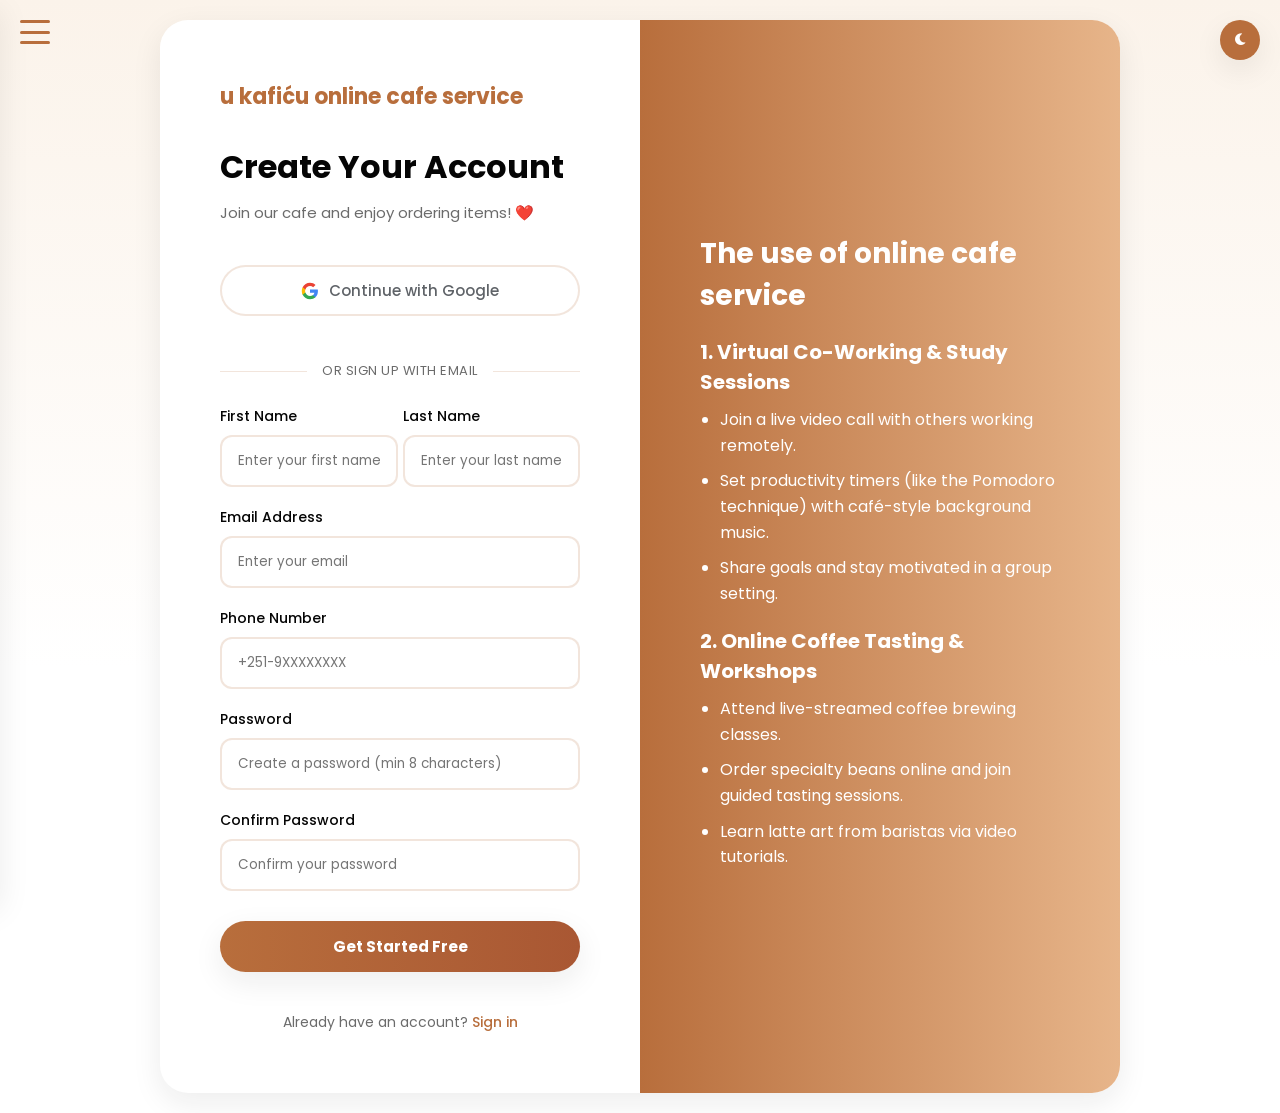
<file: signup.html>
<!DOCTYPE html>
<html lang="en">
<head>
    <meta charset="UTF-8">
    <meta name="viewport" content="width=device-width, initial-scale=1.0">
    <title>U online cafe service | Sign Up</title>
    <link href="https://fonts.googleapis.com/css2?family=Poppins:wght@300;400;500;600;700&display=swap" rel="stylesheet">
    <link rel="stylesheet" href="https://cdnjs.cloudflare.com/ajax/libs/font-awesome/6.0.0-beta3/css/all.min.css">
    <style>
        :root {
            --cream: #fbf3ea;
            --soft-beige: #f4e7db;
            --accent: #b86e3c;
            --accent-2: #e7b58a;
            --text-dark: #050505;
            --muted: #6b6b6b;
            --card: #fff;
            --shadow: 0 10px 30px rgba(30,30,30,0.08);
            --radius-lg: 28px;
            --danger: #ef4444;
            --success: #10b981;
            --gradient-light: linear-gradient(180deg, var(--cream) 0%, #fff 60%);
        }

        * {
            margin: 0;
            padding: 0;
            box-sizing: border-box;
            font-family: 'Poppins', sans-serif;
        }

        body {
            background: var(--gradient-light);
            display: flex;
            min-height: 100vh;
            transition: background-color 0.3s, color 0.3s;
        }

        /* Animated dots (same as login.html) */
        .dots {
            position: fixed;
            top: 0;
            left: 0;
            width: 100%;
            height: 100%;
            overflow: hidden;
            z-index: -1;
            pointer-events: none;
        }
        .dot {
            position: absolute;
            background-color: rgba(184, 110, 60, 0.3);
            border-radius: 50%;
            will-change: transform;
            bottom: -20px;
            animation: floatUp 15s linear infinite;
            opacity: 0;
        }
        @keyframes floatUp {
            0% { transform: translateY(0) translateX(var(--x-movement)); opacity: 0; }
            10% { opacity: 1; }
            90% { opacity: 1; }
            100% { transform: translateY(calc(-100vh - 100px)) translateX(var(--x-movement)); opacity: 0; }
        }
        body.dark-mode .dot {
            background-color: rgba(231, 181, 138, 0.4);
        }

        .container {
            width: 100%;
            max-width: 1000px;
            margin: auto;
            padding: 20px;
        }

        .signup-card {
            background-color: var(--card);
            border-radius: var(--radius-lg);
            box-shadow: var(--shadow);
            overflow: hidden;
            display: flex;
            transition: background-color 0.3s, box-shadow 0.3s;
        }

        .signup-form {
            flex: 1;
            padding: 60px;
            display: flex;
            flex-direction: column;
            justify-content: center;
        }

        .signup-info {
            flex: 1;
            background: linear-gradient(90deg, var(--accent), var(--accent-2));
            color: white;
            padding: 60px;
            display: flex;
            flex-direction: column;
            justify-content: center;
        }

        .logo {
            font-weight: 700;
            font-size: 22px;
            color: var(--accent);
            margin-bottom: 30px;
            transition: color 0.3s;
        }

        .signup-header {
            margin-bottom: 40px;
        }

        .signup-header h1 {
            font-size: 32px;
            font-weight: 700;
            color: var(--text-dark);
            margin-bottom: 10px;
            transition: color 0.3s;
        }

        .signup-header p {
            color: var(--muted);
            font-size: 15px;
            line-height: 1.6;
            transition: color 0.3s;
        }

        .form-group {
            margin-bottom: 20px;
            position: relative;
        }

        .form-group label {
            display: block;
            margin-bottom: 8px;
            font-size: 14px;
            font-weight: 500;
            color: var(--text-dark);
            transition: color 0.3s;
        }

        .form-control {
            width: 100%;
            padding: 14px 16px;
            border: 2px solid rgba(184, 110, 60, 0.18);
            border-radius: 12px;
            font-size: 13.5px;
            transition: all 0.3s;
            background-color: var(--card);
        }

        .form-control:focus {
            border-color: var(--accent);
            box-shadow: 0 0 0 3px rgba(184, 110, 60, 0.2);
            outline: none;
            background-color: white;
        }

        .form-control.invalid {
            border-color: var(--danger);
        }

        .error-message {
            color: var(--danger);
            font-size: 12px;
            margin-top: 5px;
            display: none;
        }

        .name-fields {
            display: flex;
            gap: 5px;
        }

        .name-fields .form-group {
            flex: 1;
        }

        .btn {
            display: inline-block;
            padding: 14px 24px;
            border-radius: 28px;
            font-size: 15px;
            font-weight: 700;
            cursor: pointer;
            transition: all 0.3s;
            border: none;
            text-align: center;
        }

        .btn-primary {
            background: linear-gradient(90deg, var(--accent), #a95733);
            color: white;
            width: 100%;
            box-shadow: var(--shadow);
        }

        .btn-primary:hover {
            background: linear-gradient(90deg, #a95733, var(--accent));
            transform: translateY(-2px);
            box-shadow: 0 6px 20px rgba(184, 110, 60, 0.2);
        }

        .btn-google {
            background-color: white;
            color: #5f6368;
            border: 2px solid rgba(184, 110, 60, 0.18);
            display: flex;
            align-items: center;
            justify-content: center;
            gap: 10px;
            width: 100%;
            margin-bottom: 20px;
            transition: all 0.3s;
            font-weight: 500;
            padding: 12px;
            border-radius: 28px;
        }

        .btn-google:hover {
            background-color: var(--soft-beige);
            transform: translateY(-2px);
            box-shadow: 0 4px 15px rgba(0,0,0,0.1);
        }

        .btn-google svg {
            width: 18px;
            height: 18px;
        }

        .divider {
            display: flex;
            align-items: center;
            margin: 25px 0;
            color: var(--muted);
            font-size: 13px;
            text-transform: uppercase;
            letter-spacing: 0.5px;
            transition: color 0.3s;
        }

        .divider::before, .divider::after {
            content: "";
            flex: 1;
            border-bottom: 1px solid rgba(184, 110, 60, 0.18);
            transition: border-color 0.3s;
        }

        .divider::before { margin-right: 15px; }
        .divider::after { margin-left: 15px; }

        .signup-footer {
            margin-top: 20px;
            text-align: center;
            font-size: 14px;
            color: var(--muted);
            transition: color 0.3s;
        }

        .signup-footer a {
            color: var(--accent);
            text-decoration: none;
            font-weight: 500;
            transition: color 0.3s;
        }

        .signup-footer a:hover {
            text-decoration: underline;
        }

        .info-content h2 {
            font-size: 28px;
            font-weight: 700;
            margin-bottom: 20px;
        }

        .info-content h3 {
            font-size: 20px;
            margin-top: 20px;
        }

        .info-content ul {
            margin-top: 10px;
            padding-left: 20px;
        }

        .info-content li {
            margin-bottom: 10px;
            line-height: 1.6;
        }

        @media (max-width: 768px) {
            .signup-card {
                flex-direction: column;
            }
            .signup-form, .signup-info {
                padding: 40px;
            }
        }

        @media (max-width: 480px) {
            .signup-form, .signup-info {
                padding: 30px 20px;
            }
            .name-fields {
                flex-direction: column;
                gap: 0;
            }
        }

        /* Dark mode styles */
        body.dark-mode {
            background-color: #121212;
            color: #e0e0e0;
        }
        body.dark-mode .signup-card {
            background-color: #1e1e1e;
            box-shadow: 0 15px 30px rgba(0,0,0,0.3);
        }
        body.dark-mode .logo {
            color: var(--accent-2);
        }
        body.dark-mode .signup-header h1 {
            color: #e0e0e0;
        }
        body.dark-mode .signup-header p,
        body.dark-mode .signup-footer,
        body.dark-mode .divider {
            color: #b0b0b0;
        }
        body.dark-mode .form-group label {
            color: #e0e0e0;
        }
        body.dark-mode .form-control {
            background-color: #2d2d2d;
            border-color: #444;
            color: #e0e0e0;
        }
        body.dark-mode .form-control:focus {
            background-color: #333;
            border-color: var(--accent-2);
            box-shadow: 0 0 0 3px rgba(231, 181, 138, 0.2);
        }
        body.dark-mode .divider::before,
        body.dark-mode .divider::after {
            border-bottom-color: #444;
        }
        body.dark-mode .btn-google {
            background-color: #2d2d2d;
            border-color: #444;
            color: #e0e0e0;
        }
        body.dark-mode .btn-google:hover {
            background-color: #333;
        }
        body.dark-mode .signup-footer a {
            color: var(--accent-2);
        }

        /* Hamburger menu and sidebar (same as login.html) */
        .mode-toggle {
            position: fixed;
            top: 20px;
            right: 20px;
            background: var(--accent);
            color: white;
            border: none;
            width: 40px;
            height: 40px;
            border-radius: 50%;
            display: flex;
            align-items: center;
            justify-content: center;
            cursor: pointer;
            z-index: 1000;
            box-shadow: var(--shadow);
            transition: all 0.3s;
        }
        body.dark-mode .mode-toggle {
            background: var(--accent-2);
        }
        .mode-toggle:hover {
            transform: scale(1.1);
        }

        .hamburger-menu {
            position: fixed;
            top: 20px;
            left: 20px;
            z-index: 1000;
            cursor: pointer;
            width: 30px;
            height: 24px;
            display: flex;
            flex-direction: column;
            justify-content: space-between;
        }
        .hamburger-menu span {
            display: block;
            height: 3px;
            width: 100%;
            background-color: var(--accent);
            border-radius: 3px;
            transition: all 0.3s ease;
        }
        body.dark-mode .hamburger-menu span {
            background-color: var(--accent-2);
        }
        .hamburger-menu.active span:nth-child(1) {
            transform: translateY(10px) rotate(45deg);
        }
        .hamburger-menu.active span:nth-child(2) {
            opacity: 0;
        }
        .hamburger-menu.active span:nth-child(3) {
            transform: translateY(-10px) rotate(-45deg);
        }

        .sidebar {
            position: fixed;
            top: 0;
            left: -300px;
            width: 300px;
            height: 100%;
            background-color: var(--card);
            box-shadow: var(--shadow);
            z-index: 999;
            transition: left 0.3s ease;
            padding: 70px 20px 20px;
        }
        body.dark-mode .sidebar {
            background-color: #1e1e1e;
        }
        .sidebar.active {
            left: 0;
        }
        .sidebar ul {
            list-style: none;
        }
        .sidebar ul li {
            margin-bottom: 15px;
        }
        .sidebar ul li a {
            color: var(--text-dark);
            text-decoration: none;
            font-weight: 500;
            display: block;
            padding: 10px;
            border-radius: 5px;
            transition: all 0.3s;
        }
        body.dark-mode .sidebar ul li a {
            color: #e0e0e0;
        }
        .sidebar ul li a:hover {
            background-color: var(--soft-beige);
            border-radius: 12px;
            color: var(--text-dark);
        }
        .overlay {
            position: fixed;
            top: 0;
            left: 0;
            width: 100%;
            height: 100%;
            background-color: rgba(0, 0, 0, 0.5);
            z-index: 998;
            opacity: 0;
            visibility: hidden;
            transition: all 0.3s ease;
        }
        .overlay.active {
            opacity: 1;
            visibility: visible;
        }
    </style>
</head>
<body>
    <!-- Animated dots -->
    <div class="dots" id="dotsContainer"></div>

    <!-- Hamburger Menu -->
    <div class="hamburger-menu" id="hamburgerMenu">
        <span></span>
        <span></span>
        <span></span>
    </div>

    <!-- Sidebar -->
    <div class="sidebar" id="sidebar">
        <ul>
            <li><a href="index.html">Home</a></li>
            <li><a href="about1.html">About Us</a></li>
            <li><a href="menu.html">Menu</a></li>
            <li><a href="testimonials.html">Testimonials</a></li>
            <li><a href="contact.html">Contact</a></li>
            <li><a href="signup.html">Sign Up</a></li>
            <li><a href="login.html">Login</a></li>
        </ul>
    </div>

    <!-- Overlay -->
    <div class="overlay" id="overlay"></div>

    <button class="mode-toggle" id="modeToggle" aria-label="Toggle dark mode">
        <i class="fas fa-moon"></i>
    </button>

    <div class="container">
        <div class="signup-card">
            <div class="signup-form">
                <div class="logo">u kafiću online cafe service</div>

                <div class="signup-header">
                    <h1>Create Your Account</h1>
                    <p>Join our cafe and enjoy ordering items! ❤️</p>
                </div>

                <button class="btn btn-google" id="googleSignup">
                    <svg xmlns="http://www.w3.org/2000/svg" width="18" height="18" viewBox="0 0 24 24">
                        <path fill="#4285F4" d="M22.56 12.25c0-.78-.07-1.53-.2-2.25H12v4.26h5.92c-.26 1.37-1.04 2.53-2.21 3.31v2.77h3.57c2.08-1.92 3.28-4.74 3.28-8.09z"/>
                        <path fill="#34A853" d="M12 23c2.97 0 5.46-.98 7.28-2.66l-3.57-2.77c-.98.66-2.23 1.06-3.71 1.06-2.86 0-5.29-1.93-6.16-4.53H2.18v2.84C3.99 20.53 7.7 23 12 23z"/>
                        <path fill="#FBBC05" d="M5.84 14.09c-.22-.66-.35-1.36-.35-2.09s.13-1.43.35-2.09V7.07H2.18C1.43 8.55 1 10.22 1 12s.43 3.45 1.18 4.93l2.85-2.22.81-.62z"/>
                        <path fill="#EA4335" d="M12 5.38c1.62 0 3.06.56 4.21 1.64l3.15-3.15C17.45 2.09 14.97 1 12 1 7.7 1 3.99 3.47 2.18 7.07l3.66 2.84c.87-2.6 3.3-4.53 6.16-4.53z"/>
                    </svg>
                    <span>Continue with Google</span>
                </button>

                <div class="divider">Or sign up with email</div>

                <form id="signupForm">
                    <div class="name-fields">
                        <div class="form-group">
                            <label for="firstName">First Name</label>
                            <input type="text" id="firstName" class="form-control" 
                                   placeholder="Enter your first name" 
                                   minlength="2" maxlength="30" 
                                   pattern="[A-Za-z]+" 
                                   title="Only letters are allowed (2-30 characters)" 
                                   required>
                            <div class="error-message" id="firstNameError">Please enter a valid first name (letters only, 2-30 characters)</div>
                        </div>
                        <div class="form-group">
                            <label for="lastName">Last Name</label>
                            <input type="text" id="lastName" class="form-control" 
                                   placeholder="Enter your last name" 
                                   minlength="2" maxlength="30" 
                                   pattern="[A-Za-z\-]+" 
                                   title="Only letters and hyphens are allowed (2-30 characters)" 
                                   required>
                            <div class="error-message" id="lastNameError">Please enter a valid last name (letters and hyphens only, 2-30 characters)</div>
                        </div>
                    </div>
                    <div class="form-group">
                        <label for="email">Email Address</label>
                        <input type="email" id="email" class="form-control" placeholder="Enter your email" required>
                        <div class="error-message" id="emailError">Please enter a valid email address</div>
                    </div>
                    <div class="form-group">
                        <label for="phone">Phone Number</label>
                        <input type="tel" id="phone" class="form-control" 
                               placeholder="+251-9XXXXXXXX" 
                               pattern="\+251-9[0-9]{8}" 
                               title="Format: +251-9 followed by 8 digits (e.g., +251-912345678)" 
                               required>
                        <div class="error-message" id="phoneError">Please enter a valid phone number (e.g., +251-912345678)</div>
                    </div>
                    <div class="form-group">
                        <label for="password">Password</label>
                        <input type="password" id="password" class="form-control" placeholder="Create a password (min 8 characters)" minlength="8" required>
                        <div class="error-message" id="passwordError">Password must be at least 8 characters</div>
                    </div>
                    <div class="form-group">
                        <label for="confirmPassword">Confirm Password</label>
                        <input type="password" id="confirmPassword" class="form-control" placeholder="Confirm your password" minlength="8" required>
                        <div class="error-message" id="confirmPasswordError">Passwords do not match</div>
                    </div>
                    <div class="form-group" style="margin-top: 30px;">
                        <button type="submit" class="btn btn-primary">Get Started Free</button>
                    </div>
                </form>

                <div class="signup-footer">
                    Already have an account? <a href="login.html">Sign in</a>
                </div>
            </div>

            <div class="signup-info">
                <div class="info-content">
                    <h2>The use of online cafe service</h2>
                    <h3>1. Virtual Co-Working & Study Sessions</h3>
                    <ul>
                        <li>Join a live video call with others working remotely.</li>
                        <li>Set productivity timers (like the Pomodoro technique) with café-style background music.</li>
                        <li>Share goals and stay motivated in a group setting.</li>
                    </ul>
                    <h3>2. Online Coffee Tasting & Workshops</h3>
                    <ul>
                        <li>Attend live-streamed coffee brewing classes.</li>
                        <li>Order specialty beans online and join guided tasting sessions.</li>
                        <li>Learn latte art from baristas via video tutorials.</li>
                    </ul>
                </div>
            </div>
        </div>
    </div>

    <script>
        document.addEventListener('DOMContentLoaded', function() {
            // Create animated dots (same as login.html)
            function createDots() {
                const dotsContainer = document.getElementById('dotsContainer');
                const dotCount = 150;
                for (let i = 0; i < dotCount; i++) {
                    const dot = document.createElement('div');
                    dot.className = 'dot';
                    const size = Math.random() * 9 + 3;
                    dot.style.width = `${size}px`;
                    dot.style.height = `${size}px`;
                    dot.style.left = `${Math.random() * 100}vw`;
                    dot.style.bottom = '-20px';
                    const xMovement = (Math.random() * 100 - 50);
                    dot.style.setProperty('--x-movement', `${xMovement}px`);
                    const duration = Math.random() * 10 + 10;
                    dot.style.animationDuration = `${duration}s`;
                    const delay = Math.random() * 15;
                    dot.style.animationDelay = `${delay}s`;
                    dotsContainer.appendChild(dot);
                }
            }
            createDots();

            // Hamburger menu functionality
            const hamburgerMenu = document.getElementById('hamburgerMenu');
            const sidebar = document.getElementById('sidebar');
            const overlay = document.getElementById('overlay');
            hamburgerMenu.addEventListener('click', function() {
                this.classList.toggle('active');
                sidebar.classList.toggle('active');
                overlay.classList.toggle('active');
            });
            overlay.addEventListener('click', function() {
                this.classList.remove('active');
                sidebar.classList.remove('active');
                hamburgerMenu.classList.remove('active');
            });

            const signupForm = document.getElementById('signupForm');
            const googleSignup = document.getElementById('googleSignup');
            const modeToggle = document.getElementById('modeToggle');
            const body = document.body;
            
            // Form elements
            const firstNameInput = document.getElementById('firstName');
            const lastNameInput = document.getElementById('lastName');
            const emailInput = document.getElementById('email');
            const phoneInput = document.getElementById('phone');
            const passwordInput = document.getElementById('password');
            const confirmPasswordInput = document.getElementById('confirmPassword');
            
            // Error messages
            const firstNameError = document.getElementById('firstNameError');
            const lastNameError = document.getElementById('lastNameError');
            const emailError = document.getElementById('emailError');
            const phoneError = document.getElementById('phoneError');
            const passwordError = document.getElementById('passwordError');
            const confirmPasswordError = document.getElementById('confirmPasswordError');
            
            // Check for saved user preference or use system preference
            const prefersDarkScheme = window.matchMedia('(prefers-color-scheme: dark)');
            const currentTheme = localStorage.getItem('theme');
            if (currentTheme === 'dark' || (!currentTheme && prefersDarkScheme.matches)) {
                body.classList.add('dark-mode');
                modeToggle.innerHTML = '<i class="fas fa-sun"></i>';
            }
            
            // Mode toggle functionality
            modeToggle.addEventListener('click', function() {
                body.classList.toggle('dark-mode');
                if (body.classList.contains('dark-mode')) {
                    localStorage.setItem('theme', 'dark');
                    modeToggle.innerHTML = '<i class="fas fa-sun"></i>';
                } else {
                    localStorage.setItem('theme', 'light');
                    modeToggle.innerHTML = '<i class="fas fa-moon"></i>';
                }
            });
            
            // Name validation functions
            function validateName(input, errorElement, fieldName, allowHyphen = false) {
                const pattern = allowHyphen ? /^[A-Za-z\-]+$/ : /^[A-Za-z]+$/;
                const value = input.value.trim();
                
                if (!value) {
                    errorElement.textContent = `${fieldName} is required`;
                    input.classList.add('invalid');
                    errorElement.style.display = 'block';
                    return false;
                }
                
                if (!pattern.test(value)) {
                    errorElement.textContent = allowHyphen 
                        ? `Only letters and hyphens are allowed in ${fieldName.toLowerCase()}`
                        : `Only letters are allowed in ${fieldName.toLowerCase()}`;
                    input.classList.add('invalid');
                    errorElement.style.display = 'block';
                    return false;
                }
                
                if (value.length < 2 || value.length > 30) {
                    errorElement.textContent = `${fieldName} must be between 2-30 characters`;
                    input.classList.add('invalid');
                    errorElement.style.display = 'block';
                    return false;
                }
                
                input.classList.remove('invalid');
                errorElement.style.display = 'none';
                return true;
            }
            
            // Real-time validation
            firstNameInput.addEventListener('input', function() {
                validateName(firstNameInput, firstNameError, 'First name');
            });
            lastNameInput.addEventListener('input', function() {
                validateName(lastNameInput, lastNameError, 'Last name', true);
            });
            emailInput.addEventListener('input', function() {
                const email = emailInput.value.trim();
                const emailRegex = /^[^\s@]+@[^\s@]+\.[^\s@]+$/;
                if (!email) {
                    emailError.textContent = 'Email is required';
                    emailInput.classList.add('invalid');
                    emailError.style.display = 'block';
                } else if (!emailRegex.test(email)) {
                    emailError.textContent = 'Please enter a valid email address';
                    emailInput.classList.add('invalid');
                    emailError.style.display = 'block';
                } else {
                    emailInput.classList.remove('invalid');
                    emailError.style.display = 'none';
                }
            });
            phoneInput.addEventListener('input', function() {
                const phone = phoneInput.value.trim();
                const phoneRegex = /^\+251-9[0-9]{8}$/;
                if (!phone) {
                    phoneError.textContent = 'Phone number is required';
                    phoneInput.classList.add('invalid');
                    phoneError.style.display = 'block';
                } else if (!phoneRegex.test(phone)) {
                    phoneError.textContent = 'Please enter a valid phone number (e.g., +251-912345678)';
                    phoneInput.classList.add('invalid');
                    phoneError.style.display = 'block';
                } else {
                    phoneInput.classList.remove('invalid');
                    phoneError.style.display = 'none';
                }
            });
            passwordInput.addEventListener('input', function() {
                const password = passwordInput.value;
                if (!password) {
                    passwordError.textContent = 'Password is required';
                    passwordInput.classList.add('invalid');
                    passwordError.style.display = 'block';
                } else if (password.length < 8) {
                    passwordError.textContent = 'Password must be at least 8 characters';
                    passwordInput.classList.add('invalid');
                    passwordError.style.display = 'block';
                } else {
                    passwordInput.classList.remove('invalid');
                    passwordError.style.display = 'none';
                }
            });
            confirmPasswordInput.addEventListener('input', function() {
                const password = passwordInput.value;
                const confirmPassword = confirmPasswordInput.value;
                if (!confirmPassword) {
                    confirmPasswordError.textContent = 'Please confirm your password';
                    confirmPasswordInput.classList.add('invalid');
                    confirmPasswordError.style.display = 'block';
                } else if (password !== confirmPassword) {
                    confirmPasswordError.textContent = 'Passwords do not match';
                    confirmPasswordInput.classList.add('invalid');
                    confirmPasswordError.style.display = 'block';
                } else {
                    confirmPasswordInput.classList.remove('invalid');
                    confirmPasswordError.style.display = 'none';
                }
            });
            
            // Form submission - store user data in localStorage
            signupForm.addEventListener('submit', function(e) {
                e.preventDefault();
                
                // Validate all fields
                const isFirstNameValid = validateName(firstNameInput, firstNameError, 'First name');
                const isLastNameValid = validateName(lastNameInput, lastNameError, 'Last name', true);
                
                const email = emailInput.value.trim();
                const emailRegex = /^[^\s@]+@[^\s@]+\.[^\s@]+$/;
                const isEmailValid = email && emailRegex.test(email);
                
                const phone = phoneInput.value.trim();
                const phoneRegex = /^\+251-9[0-9]{8}$/;
                const isPhoneValid = phone && phoneRegex.test(phone);
                
                const password = passwordInput.value;
                const isPasswordValid = password && password.length >= 8;
                
                const confirmPassword = confirmPasswordInput.value;
                const isConfirmPasswordValid = confirmPassword && password === confirmPassword;
                
                // Show error messages if invalid
                if (!isFirstNameValid) {
                    firstNameError.style.display = 'block';
                    firstNameInput.classList.add('invalid');
                }
                if (!isLastNameValid) {
                    lastNameError.style.display = 'block';
                    lastNameInput.classList.add('invalid');
                }
                if (!isEmailValid) {
                    emailError.style.display = 'block';
                    emailInput.classList.add('invalid');
                }
                if (!isPhoneValid) {
                    phoneError.style.display = 'block';
                    phoneInput.classList.add('invalid');
                }
                if (!isPasswordValid) {
                    passwordError.style.display = 'block';
                    passwordInput.classList.add('invalid');
                }
                if (!isConfirmPasswordValid) {
                    confirmPasswordError.style.display = 'block';
                    confirmPasswordInput.classList.add('invalid');
                }
                
                // If all valid, store user and redirect to login
                if (isFirstNameValid && isLastNameValid && isEmailValid && isPhoneValid && isPasswordValid && isConfirmPasswordValid) {
                    // Create user object
                    const newUser = {
                        firstName: firstNameInput.value.trim(),
                        lastName: lastNameInput.value.trim(),
                        email: email,
                        phone: phone,
                        password: password,
                        type: 'user',
                        registeredAt: new Date().toISOString()
                    };
                    
                    // Get existing users or initialize empty array
                    let users = JSON.parse(localStorage.getItem('registeredUsers')) || [];
                    // Check if email already exists
                    if (users.some(u => u.email === newUser.email)) {
                        alert('An account with this email already exists. Please log in instead.');
                        return;
                    }
                    // Add new user
                    users.push(newUser);
                    localStorage.setItem('registeredUsers', JSON.stringify(users));
                    
                    console.log('Signup successful:', { email: newUser.email, name: newUser.firstName });
                    alert('Account created successfully! Redirecting to login...');
                    window.location.href = 'login.html?signup_success=true';
                }
            });
            
            // Google signup simulation
            googleSignup.addEventListener('click', function() {
                console.log('Google signup clicked');
                alert('Google signup would be implemented here. Check console for details.');
            });
        });
    </script>
</body>
</html>
</file>
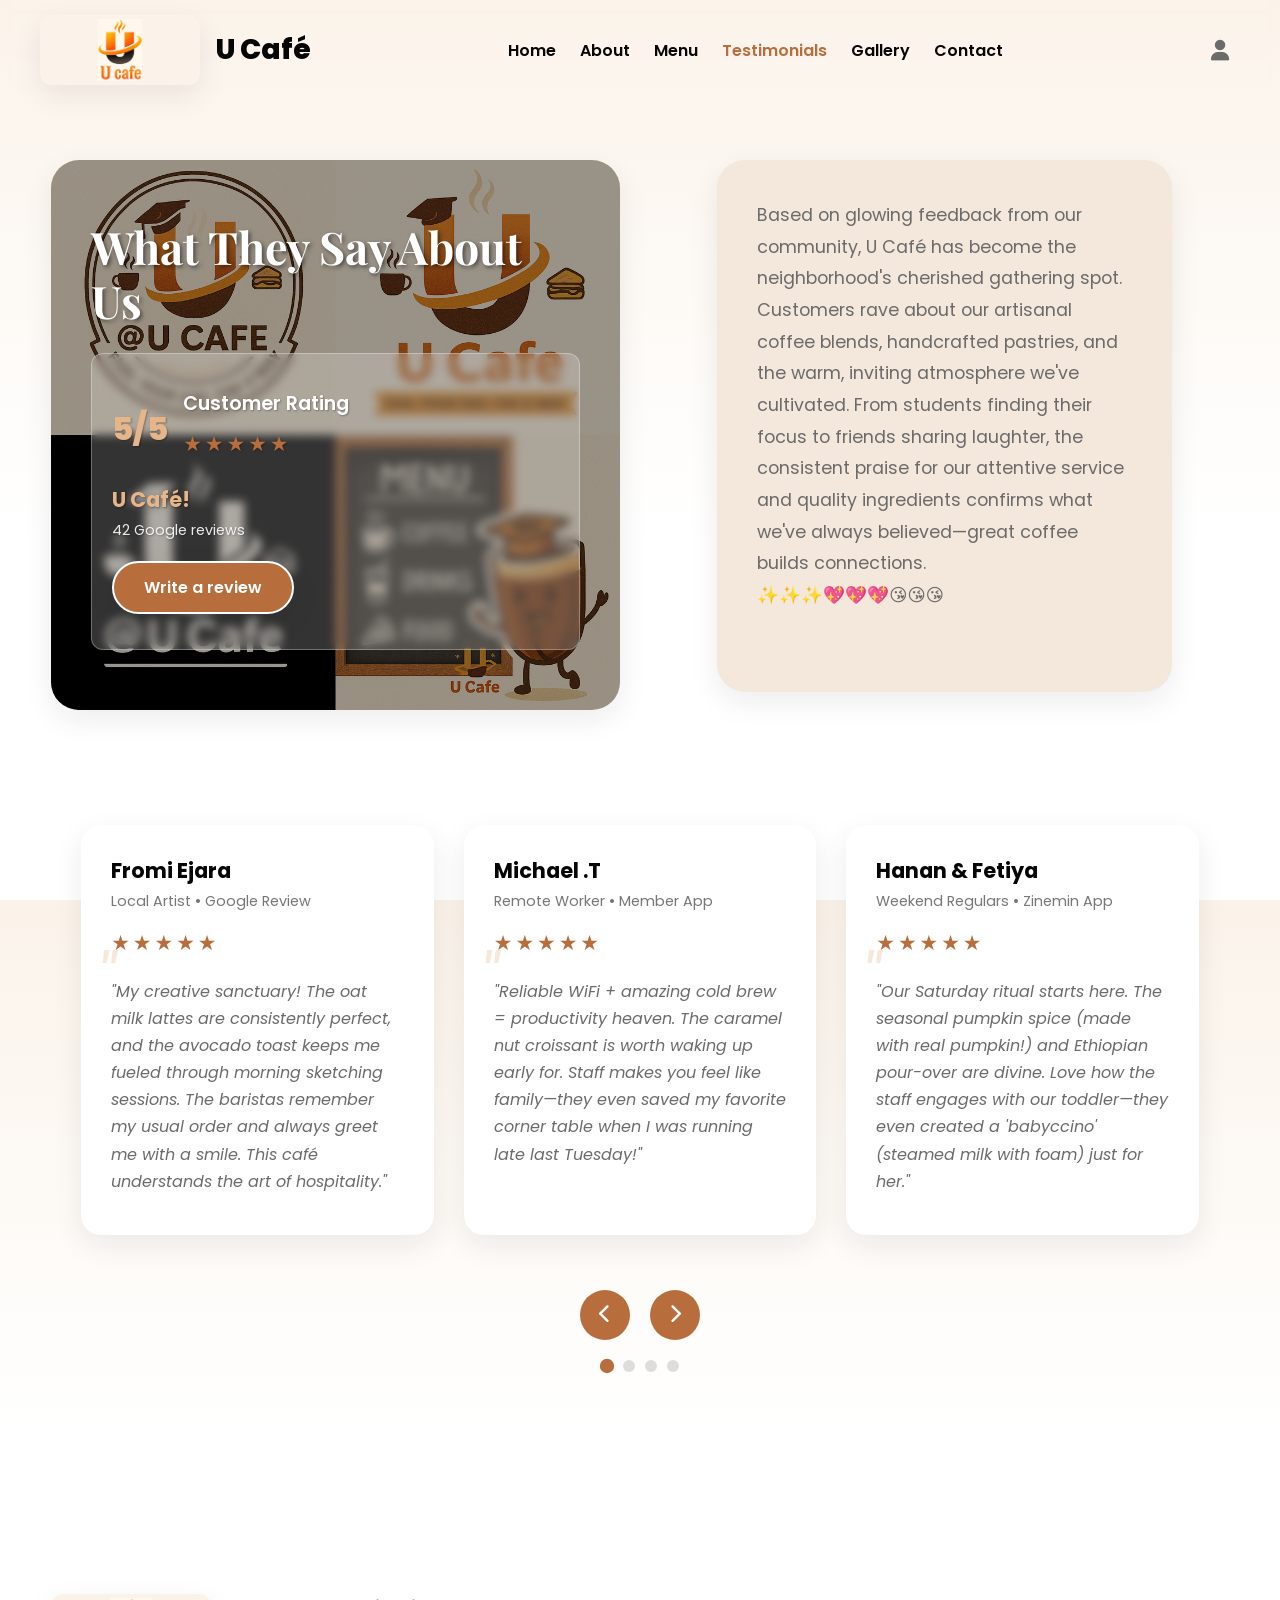
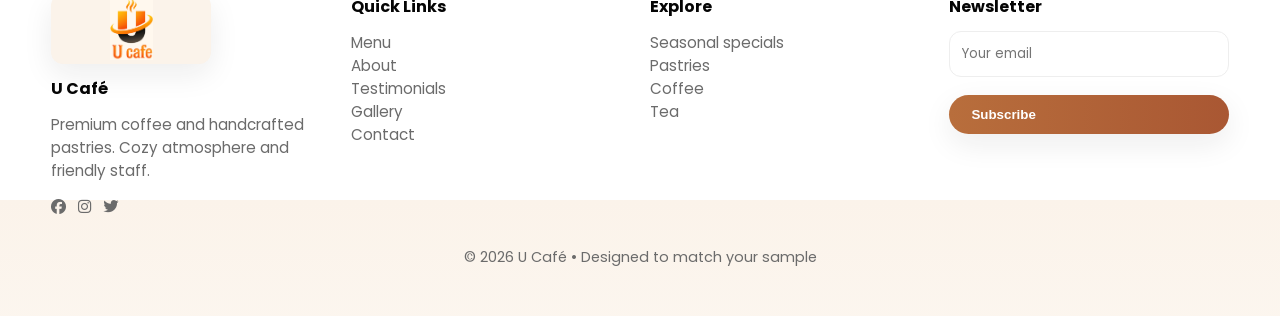
<file: testimonials.html>
<!DOCTYPE html>
<html lang="en">
<head>
  <meta charset="UTF-8">
  <meta name="viewport" content="width=device-width, initial-scale=1.0">
  <title>U Café - Testimonials</title>
  
  <!-- fonts & icons -->
  <link href="https://fonts.googleapis.com/css2?family=Playfair+Display:wght@600;700;900&family=Poppins:wght@300;400;600;700&display=swap" rel="stylesheet">
  <link rel="stylesheet" href="https://cdnjs.cloudflare.com/ajax/libs/font-awesome/6.4.0/css/all.min.css">
<link rel="stylesheet" href="testimonials.css">
</head>

<body>
  <!-- HEADER (from index16.html) -->
  <header id="mainHeader">
    <div class="container nav-inner">
      <a class="brand" href="index16.html">
        <img src="u cafe 1 logo.png" alt="U Café logo">
        <span>U Café</span>
      </a>

      <nav>
        <ul id="navList">
          <li><a href="index.html">Home</a></li>
          <li><a href="about.html">About</a></li>
          <li><a href="menu.html">Menu</a></li>
          <li><a href="#" style="color: var(--accent);">Testimonials</a></li>
          <li><a href="gallery.html">Gallery</a></li>
          <li><a href="contact.html">Contact</a></li>
        </ul>
      </nav>

      <div class="auth">
        <a href="login.html" class="user-icon" id="loginBtn" title="Log in">
          <i class="fas fa-user"></i>
        </a>
        <button class="menu-toggle" id="menuBtn" aria-label="menu">
          <i class="fas fa-bars"></i>
        </button>
      </div>
    </div>
  </header>

  <!-- Main Content -->
  <main>
    <div class="container">
      <!-- Testimonials Header -->
      <div class="testimonials-header">
        <div class="header-left">
          <div class="header-title-container">
            <h1>What They Say About Us</h1>
            
            <div class="header-rating-content">
              <div class="rating-section">
                <div class="rating-badge">
                  <span class="rating-score">5/5</span>
                  <span class="rating-label">Customer Rating<div class="rating-stars">★★★★★</div></span>
                </div>
                
                <div class="cafe-brand">
                  <strong>U Café!</strong>
                  <span>42 Google reviews</span>
                </div>
                
                <a href="#" class="review-btn">Write a review</a>
              </div>
            </div>
          </div>
        </div>
        
        <div class="header-right">
          Based on glowing feedback from our community, U Café has become the neighborhood's cherished gathering spot. 
          Customers rave about our artisanal coffee blends, handcrafted pastries, and the warm, inviting atmosphere 
          we've cultivated. From students finding their focus to friends sharing laughter, the consistent praise for 
          our attentive service and quality ingredients confirms what we've always believed—great coffee builds 
          connections. <br>✨✨✨💖💖💖😘😘😘
        </div>
      </div>
      
      <!-- Testimonials Slider -->
      <div class="testimonials-slider">
        <div class="slider-container" id="slider">
          <!-- Testimonial Group 1 -->
          <div class="testimonial-group">
            <!-- Testimonial 1 -->
            <div class="testimonial-card">
              <h3 class="customer-name">Fromi Ejara</h3>
              <span class="customer-source">Local Artist • Google Review</span>
              <div class="rating-stars">★★★★★</div>
              <p class="testimonial-text">
                "My creative sanctuary! The oat milk lattes are consistently perfect, and the avocado toast 
                keeps me fueled through morning sketching sessions. The baristas remember my usual order 
                and always greet me with a smile. This café understands the art of hospitality."
              </p>
            </div>
            
            <!-- Testimonial 2 -->
            <div class="testimonial-card">
              <h3 class="customer-name">Michael .T</h3>
              <span class="customer-source">Remote Worker • Member App</span>
              <div class="rating-stars">★★★★★</div>
              <p class="testimonial-text">
                "Reliable WiFi + amazing cold brew = productivity heaven. The caramel nut croissant is 
                worth waking up early for. Staff makes you feel like family—they even saved my favorite 
                corner table when I was running late last Tuesday!"
              </p>
            </div>
            
            <!-- Testimonial 3 -->
            <div class="testimonial-card">
              <h3 class="customer-name">Hanan & Fetiya</h3>
              <span class="customer-source">Weekend Regulars • Zinemin App</span>
              <div class="rating-stars">★★★★★</div>
              <p class="testimonial-text">
                "Our Saturday ritual starts here. The seasonal pumpkin spice (made with real pumpkin!) 
                and Ethiopian pour-over are divine. Love how the staff engages with our toddler—they 
                even created a 'babyccino' (steamed milk with foam) just for her."
              </p>
            </div>
          </div>
          
          <!-- Testimonial Group 2 -->
          <div class="testimonial-group">
            <!-- Testimonial 4 -->
            <div class="testimonial-card">
              <h3 class="customer-name">Talamos Kora</h3>
              <span class="customer-source">Daily Customer • Google Review</span>
              <div class="rating-stars">★★★★★</div>
              <p class="testimonial-text">
                "The only place where my 'extra hot, no foam, 1.5 shot latte with a dash of cinnamon' 
                is executed perfectly every single time. The attention to detail is remarkable. 
                The quiet morning ambiance helps me prepare lectures."
              </p>
            </div>
            
            <!-- Testimonial 5 -->
            <div class="testimonial-card">
              <h3 class="customer-name">Natnael .A</h3>
              <span class="customer-source">3 Members App</span>
              <div class="rating-stars">★★★★★</div>
              <p class="testimonial-text">
                "The ordering system is genius! I love how I can customize my drink exactly how I want it 
                through the app and it's ready when I arrive. The hazelnut latte with almond milk and 
                extra foam is my addiction. Staff knows me by name and my drink by heart."
              </p>
            </div>
            
            <!-- Testimonial 6 -->
            <div class="testimonial-card">
              <h3 class="customer-name">Yabsira .M</h3>
              <span class="customer-source">Member App</span>
              <div class="rating-stars">★★★★★</div>
              <p class="testimonial-text">
                "Best café in town for authentic espresso. The crema is perfect every time, just like in 
                Italy. The morning rush can get busy but the staff handles it with impressive efficiency 
                and still manages to be friendly. My go-to spot for quality coffee."
              </p>
            </div>
          </div>
          
          <!-- Testimonial Group 3 -->
          <div class="testimonial-group">
            <!-- Testimonial 7 -->
            <div class="testimonial-card">
              <h3 class="customer-name">Eyob .K</h3>
              <span class="customer-source">Google Review</span>
              <div class="rating-stars">★★★★★</div>
              <p class="testimonial-text">
                "The ambiance here is perfect for both work and relaxation. I love their matcha latte 
                and the fact that they have plenty of outlets. The staff is always friendly and remembers 
                my name!"
              </p>
            </div>
            
            <!-- Testimonial 8 -->
            <div class="testimonial-card">
              <h3 class="customer-name">Samuel .K</h3>
              <span class="customer-source">Yelp Review</span>
              <div class="rating-stars">★★★★★</div>
              <p class="testimonial-text">
                "As a coffee connoisseur, I can confidently say U Café serves some of the best espresso 
                in the city. Their beans are always fresh and perfectly roasted. The baristas clearly 
                know their craft."
              </p>
            </div>
            
            <!-- Testimonial 9 -->
            <div class="testimonial-card">
              <h3 class="customer-name">Zelalem .D</h3>
              <span class="customer-source">Member App</span>
              <div class="rating-stars">★★★★★</div>
              <p class="testimonial-text">
                "The vegan options here are amazing! Their almond milk is house-made and the vegan 
                chocolate croissant is to die for. So happy to find a café that caters to all dietary needs."
              </p>
            </div>
          </div>
          
          <!-- Testimonial Group 4 -->
          <div class="testimonial-group">
            <!-- Testimonial 10 -->
            <div class="testimonial-card">
              <h3 class="customer-name">Mekdes .A</h3>
              <span class="customer-source">Google Review</span>
              <div class="rating-stars">★★★★★</div>
              <p class="testimonial-text">
                "The cold brew here is life-changing! Perfectly smooth with just the right amount of 
                strength. I drive 20 minutes out of my way just to get it. Worth every mile!"
              </p>
            </div>
            
            <!-- Testimonial 11 -->
            <div class="testimonial-card">
              <h3 class="customer-name">Mekdes .L</h3>
              <span class="customer-source">Google Review</span>
              <div class="rating-stars">★★★★★</div>
              <p class="testimonial-text">
                "The cold brew here is life-changing! Perfectly smooth with just the right amount of 
                strength. I drive 20 minutes out of my way just to get it. Worth every mile!"
              </p>
            </div>
            
            <!-- Empty cards to maintain layout -->
            <div class="testimonial-card" style="visibility: hidden;"></div>
          </div>
        </div>
        
        <div class="slider-nav">
          <button class="slider-btn" id="prevBtn"><i class="fas fa-chevron-left"></i></button>
          <button class="slider-btn" id="nextBtn"><i class="fas fa-chevron-right"></i></button>
        </div>
        
        <div class="slider-dots">
          <span class="dot active" data-index="0"></span>
          <span class="dot" data-index="1"></span>
          <span class="dot" data-index="2"></span>
          <span class="dot" data-index="3"></span>
        </div>
      </div>
    </div>
  </main>

  <!-- FOOTER (from index16.html) -->
  <footer id="contact">
    <div class="container" style="margin-top:34px">
      <div class="footer-grid">
        <div>
          <img src="u cafe 1 logo.png" alt="U Café logo">
          <h4>U Café</h4>
          <p>Premium coffee and handcrafted pastries. Cozy atmosphere and friendly staff.</p>
          <div style="margin-top:12px">
            <a class="muted" href="https://facebook.com" target="_blank"><i class="fab fa-facebook" style="margin-right:8px"></i></a>
            <a class="muted" href="https://instagram.com" target="_blank"><i class="fab fa-instagram" style="margin-right:8px"></i></a>
            <a class="muted" href="https://twitter.com" target="_blank"><i class="fab fa-twitter" style="margin-right:8px"></i></a>
          </div>
        </div>
        <div>
          <h4>Quick Links</h4>
          <p><a href="menu.html">Menu</a></p>
          <p><a href="about.html">About</a></p>
          <p><a href="#">Testimonials</a></p>
          <p><a href="gallery.html">Gallery</a></p>
          <p><a href="contact.html">Contact</a></p>
        </div>
        <div>
          <h4>Explore</h4>
          <p>Seasonal specials</p>
          <p>Pastries</p>
          <p>Coffee</p>
          <p>Tea</p>
        </div>
        <div>
          <h4>Newsletter</h4>
          <div class="newsletter">
            <input type="email" id="newsletterEmail" placeholder="Your email" />
            <button class="btn btn-primary" id="subscribeBtn" style="width:100%;margin-top:8px">Subscribe</button>
          </div>
        </div>
      </div>

      <div class="footer-bottom" style="margin-top:28px;text-align:center;">
        <div class="muted">© <span id="year"></span> U Café • Designed to match your sample</div>
      </div>
    </div>
  </footer>

  <!-- JavaScript -->
 <script src="testimonials.js"></script>
</body>
</html>
</file>
<file: index.css>
/* ---------- Variables ---------- */
:root{
  --cream: #fbf3ea;
  --soft-beige:#f4e7db;
  --accent:#b86e3c;        /* darker caramel */
  --accent-2:#e7b58a;      /* lighter */
  --text-dark:#050505;
  --muted:#6b6b6b;
  --card:#fff;
  --radius-lg:28px;
  --shadow: 0 10px 30px rgba(30,30,30,0.08);
}

/* ---------- Reset ---------- */
*{box-sizing:border-box;margin:0;padding:0}
html,body{height:100%}
body{
  font-family:"Poppins",system-ui,-apple-system,Segoe UI,Roboto,"Helvetica Neue",Arial;
  color:var(--text-dark);
  background: linear-gradient(180deg, var(--cream) 0%, #fff 60%);
  -webkit-font-smoothing:antialiased;
  -moz-osx-font-smoothing:grayscale;
  overflow-x:hidden;
}

.container{width:92%;max-width:1200px;margin:0 auto;}

/* ---------- HEADER with icon-only login ---------- */
header{
  position:fixed;
  left:0;
  right:0;
  top:0;
  height:100px; /* Changed from 90px */
  z-index:50;
  display:flex;
  align-items:center;
  background:transparent;
  padding:0 18px;
  backdrop-filter: blur(5px);
}

.nav-inner{
  width:100%;
  display:flex;
  align-items:center;
  justify-content:space-between;
  gap:12px;
}

.brand{
  display:flex;
  align-items:center;
  gap:16px; /* Increased from 12px */
  text-decoration:none;
  color:var(--text-dark);
  font-weight:800;
  font-size:28px; /* Increased from 26px */
}

.brand img{
  width:160px; /* Changed from 180px - narrower */
  height:70px; /* Changed from 60px - taller */
  border-radius:12px; /* Changed from 50% - rectangular with soft corners */
  object-fit:contain; /* Ensures full logo is visible */
  box-shadow:var(--shadow);
  background-color: var(--cream);
  padding:4px; /* Reduced from 8px - less space around logo */
}

nav ul{
  list-style:none;
  display:flex;
  gap:24px;
  align-items:center;
}

nav a{
  color:var(--text-dark);
  text-decoration:none;
  font-weight:600;
}

nav a:hover{
  color:var(--accent);
}

.auth{
  display:flex;
  gap:10px;
  align-items:center;
}

/* Icon-only user button (replaces the boxed button) */
.icon-only-btn {
  background: transparent;
  border: none;
  color: var(--text-dark);
  font-size: 1.4rem;
  cursor: pointer;
  width: 40px;
  height: 40px;
  border-radius: 50%;
  display: flex;
  align-items: center;
  justify-content: center;
  transition: all 0.3s ease;
  padding: 0;
}

.icon-only-btn:hover {
  color: var(--accent);
  background: rgba(240, 127, 52, 0.1);
  transform: scale(1.1);
}

.menu-toggle{
  display:none;
  font-size:22px;
  background:none;
  border:none;
  cursor:pointer;
  color: var(--text-dark);
}

/* User icon styles */
.user-icon {
  color: var(--muted);
  font-size: 1.3rem;
  transition: all 0.3s ease;
  width: 40px;
  height: 40px;
  border-radius: 8px;
  display: flex;
  align-items: center;
  justify-content: center;
  text-decoration: none;
}

.user-icon:hover {
  color: var(--accent);
  background: rgba(184, 110, 60, 0.1);
  transform: scale(1.1);
}

/* ---------- HERO ---------- */
section.hero{
  padding-top:130px; /* Increased from 120px */
  padding-bottom:60px;
  min-height:78vh;
  display:flex;
  align-items:center;
}

.hero-grid{
  display:grid;
  grid-template-columns: 1fr 520px;
  gap:36px;
  align-items:center;
  width:100%;
}

/* hero left */
.hero-left{
  max-width:640px;
}

.kicker{
  display:inline-block;
  padding:8px 14px;
  background:var(--soft-beige);
  border-radius:18px;
  font-weight:600;
  color:var(--muted);
  margin-bottom:18px;
  font-size:0.94rem;
}

.hero-left h1{
  font-family:"Playfair Display", serif;
  font-size:48px;
  line-height:1.02;
  margin-bottom:16px;
  color:var(--text-dark);
  font-weight:700;
}

.hero-left p{
  color:var(--muted);
  font-size:1.05rem;
  margin-bottom:26px;
  max-width:54ch;
}

.hero-cta{
  display:flex;
  gap:14px;
  align-items:center;
}

.btn{
  display:inline-flex;
  align-items:center;
  gap:10px;
  padding:12px 22px;
  border-radius:28px;
  border:0;
  cursor:pointer;
  font-weight:700;
  box-shadow:var(--shadow);
  text-decoration:none;
  transition: all 0.3s ease;
}

.btn-primary{
  background:linear-gradient(90deg,var(--accent),#a95733);
  color:#fff;
}

.btn-outline{
  background:transparent;
  border:2px solid rgba(184,110,60,0.18);
  color:var(--accent);
}

.btn:hover {
  transform: translateY(-2px);
  box-shadow: 0 6px 20px rgba(184, 110, 60, 0.2);
}

/* ---------- CAROUSEL STYLES ---------- */
.hero-art {
  position: relative;
  width: 100%;
  height: 520px;
  display: flex;
  align-items: center;
  justify-content: center;
}

.food-carousel {
  position: relative;
  width: 100%;
  max-width: 500px;
  height: 520px;
  border-radius: 20px;
  overflow: hidden;
  box-shadow: var(--shadow);
}

.carousel-container {
  position: relative;
  width: 100%;
  height: 100%;
  border-radius: 20px;
}

.carousel-slide {
  position: absolute;
  top: 0;
  left: 0;
  width: 100%;
  height: 100%;
  opacity: 0;
  transition: opacity 0.8s ease-in-out;
  border-radius: 20px;
  overflow: hidden;
}

.carousel-slide.active {
  opacity: 1;
}

.carousel-slide img {
  width: 100%;
  height: 100%;
  object-fit: cover;
  display: block;
}

.carousel-slide .food-label {
  position: absolute;
  bottom: 20px;
  left: 20px;
  background: rgba(255, 255, 255, 0.9);
  padding: 8px 16px;
  border-radius: 12px;
  font-size: 0.9rem;
  font-weight: 600;
  color: var(--accent);
  animation: slideUp 0.5s ease-out;
}

/* Carousel Buttons */
.carousel-btn {
  position: absolute;
  top: 50%;
  transform: translateY(-50%);
  background: rgba(255, 255, 255, 0.85);
  border: none;
  width: 50px;
  height: 50px;
  border-radius: 50%;
  cursor: pointer;
  color: var(--accent);
  font-size: 1.2rem;
  display: flex;
  align-items: center;
  justify-content: center;
  transition: all 0.3s ease;
  z-index: 10;
  box-shadow: 0 4px 15px rgba(0, 0, 0, 0.1);
}

.carousel-btn:hover {
  background: white;
  transform: translateY(-50%) scale(1.1);
  box-shadow: 0 6px 20px rgba(0, 0, 0, 0.15);
}

.prev-btn {
  left: 20px;
}

.next-btn {
  right: 20px;
}

/* Indicators */
.carousel-indicators {
  position: absolute;
  bottom: 20px;
  left: 0;
  right: 0;
  display: flex;
  justify-content: center;
  gap: 10px;
  z-index: 10;
}

.carousel-indicator {
  width: 12px;
  height: 12px;
  border-radius: 50%;
  background: rgba(255, 255, 255, 0.5);
  border: none;
  cursor: pointer;
  transition: all 0.3s ease;
  padding: 0;
}

.carousel-indicator.active {
  background: white;
  transform: scale(1.2);
}

.carousel-indicator:hover {
  background: rgba(255, 255, 255, 0.8);
}

/* Animation for food label */
@keyframes slideUp {
  from {
    transform: translateY(20px);
    opacity: 0;
  }
  to {
    transform: translateY(0);
    opacity: 1;
  }
}

/* small dots/pagination decoration */
.dots{
  display:flex;
  gap:6px;
  justify-content:center;
  margin-top:8px;
}

.dots span{
  width:8px;
  height:8px;
  background:#f1d7c1;
  border-radius:50%;
  display:inline-block;
}

/* ---------- MENU SECTION (UPDATED WITH IMAGES) ---------- */
#menu {
  padding: 80px 0;
  background: var(--soft-beige);
  border-radius: 30px;
  margin-top: 40px;
  position: relative;
}

.menu-header h2 {
  font-family: "Playfair Display", serif;
  font-size: 36px;
  color: var(--text-dark);
  margin-bottom: 10px;
}

.see-all-btn {
  background: transparent;
  border: none;
  color: var(--accent);
  font-weight: 600;
  font-size: 1rem;
  cursor: pointer;
  display: inline-flex;
  align-items: center;
  gap: 5px;
  transition: all 0.3s ease;
  padding: 8px 16px;
  border-radius: 12px;
  text-decoration: none;
}

.see-all-btn:hover {
  background: rgba(184, 110, 60, 0.1);
  transform: translateX(5px);
}

.menu-grid {
  display: grid;
  grid-template-columns: repeat(auto-fit, minmax(300px, 1fr));
  gap: 25px;
  padding: 0 20px;
}

.menu-item {
  background: white;
  border-radius: 20px;
  overflow: hidden;
  box-shadow: var(--shadow);
  transition: transform 0.3s ease;
}

.menu-item:hover {
  transform: translateY(-5px);
}

/* Image styling inside menu cards */
.menu-item-img {
  height: 200px;
  overflow: hidden;
  background: var(--soft-beige);
}

.menu-item-img img {
  width: 100%;
  height: 100%;
  object-fit: cover;
  transition: transform 0.4s ease;
}

.menu-item:hover .menu-item-img img {
  transform: scale(1.05);
}

.menu-item-content {
  padding: 20px;
}

.menu-item-content h3 {
  color: var(--accent);
  margin-bottom: 10px;
  font-size: 20px;
}

.menu-item-content p {
  color: var(--muted);
  margin-bottom: 15px;
  font-size: 0.95rem;
  line-height: 1.5;
}

.price {
  color: var(--accent);
  font-weight: 700;
  font-size: 18px;
  display: inline-block;
}

/* ---------- GALLERY (UPDATED IMAGES) ---------- */
.gallery-header {
  display: flex;
  justify-content: space-between;
  align-items: center;
  margin-bottom: 14px;
}

.gallery-header h3 {
  font-family: "Playfair Display", serif;
  font-size: 22px;
  color: var(--text-dark);
}

.gallery{
  margin-top:20px;
  display:grid;
  grid-template-columns:repeat(3,1fr);
  gap:18px;
}

.card{
  background:var(--card);
  border-radius:18px;
  overflow:hidden;
  box-shadow:var(--shadow);
  min-height:150px;
  display:flex;
  align-items:center;
  justify-content:center;
  transition: transform 0.3s ease;
}

.card:hover {
  transform: translateY(-5px);
}

.card img{
  width:100%;
  height:180px;
  object-fit:cover;
  display:block;
}

/* ---------- TESTIMONIALS ---------- */
.testimonials{
  padding:36px;
  border-radius:22px;
  background:linear-gradient(180deg,#fff 0%, #fffbf8 100%);
  box-shadow:var(--shadow);
}

.test-row{
  display:flex;
  align-items:center;
  justify-content:space-between;
  gap:18px;
}

.testimonial{
  flex:1;
  padding:18px;
  border-radius:16px;
  background:linear-gradient(180deg,#fff,#fff);
  box-shadow:0 6px 18px rgba(0,0,0,0.04);
}

.testimonial p{
  color:var(--muted);
  line-height:1.6;
}

.testimonial small{
  display:block;
  margin-top:10px;
  color:var(--accent);
}

/* ---------- FOOTER ---------- */
footer{
  margin-top:60px;
  padding:48px 0;
  background:transparent;
}

.footer-grid{
  display:grid;
  grid-template-columns:repeat(4,1fr);
  gap:20px;
}

footer h4{
  font-weight:700;
  margin-bottom:12px;
}

footer p, footer a{
  color:var(--muted);
  text-decoration:none;
  font-size:0.95rem;
}

footer a:hover {
  color: var(--accent);
}

/* FOOTER LOGO - MATCHING HEADER LOGO */
footer img{
  width:160px; /* Match header logo width */
  height:70px; /* Match header logo height */
  border-radius:12px; /* Match header logo corners */
  object-fit:contain; /* Ensures full logo is visible */
  box-shadow:var(--shadow);
  display:block;
  margin-bottom:12px;
  background-color: var(--cream);
  padding:4px; /* Match header logo padding */
}

.newsletter input{
  padding:12px;
  border-radius:12px;
  border:1px solid #eee;
  width:100%;
  margin-bottom:10px;
  font-family: "Poppins", sans-serif;
}

.newsletter button {
  width: 100%;
  cursor: pointer;
}

.footer-bottom{
  text-align:center;
  color:var(--muted);
  margin-top:18px;
  font-size:0.9rem;
}

/* ---------- Responsive ---------- */
@media (max-width:1100px){
  .hero-grid{grid-template-columns:1fr 420px}
  .hero-left h1{font-size:40px}
  .footer-grid{grid-template-columns:repeat(2,1fr); gap:30px;}
}

@media (max-width:860px){
  nav ul{display:none}
  .menu-toggle{display:block}
  .hero-grid{grid-template-columns:1fr}
  .hero-art{margin-top:18px}
  .food-carousel{max-width: 86%; margin:0 auto}
  .gallery{grid-template-columns:repeat(2,1fr)}
  .brand img {
    width: 140px; /* Slightly smaller on tablets */
    height: 65px;
  }
  footer img {
    width: 140px; /* Match header adjustment */
    height: 65px;
  }
}

@media (max-width:520px){
  .hero-left h1{font-size:28px}
  .gallery{grid-template-columns:1fr}
  .food-carousel{max-width: 92%}
  .footer-grid{grid-template-columns:1fr; gap:30px;}
  .menu-grid { grid-template-columns: 1fr; }
  .carousel-btn {
    width: 40px;
    height: 40px;
    font-size: 1rem;
  }
  .food-carousel {
    height: 350px;
  }
  .brand img {
    width: 120px; /* Smaller on mobile */
    height: 55px;
  }
  footer img {
    width: 120px; /* Match header adjustment */
    height: 55px;
  }
  header {
    height: 90px; /* Slightly smaller header on mobile */
  }
  section.hero {
    padding-top: 110px; /* Adjusted for smaller header on mobile */
  }
}

/* small helpers */
.muted{color:var(--muted)}
.center{text-align:center}
</file>
<file: testimonials.css>
/* ---------- Variables ---------- */
:root{
  --cream: #fbf3ea;
  --soft-beige:#f4e7db;
  --accent:#b86e3c;        /* darker caramel */
  --accent-2:#e7b58a;      /* lighter */
  --text-dark:#050505;
  --muted:#6b6b6b;
  --card:#fff;
  --radius-lg:28px;
  --shadow: 0 10px 30px rgba(30,30,30,0.08);
}

/* ---------- Reset ---------- */
*{box-sizing:border-box;margin:0;padding:0}
html,body{height:100%}
body{
  font-family:"Poppins",system-ui,-apple-system,Segoe UI,Roboto,"Helvetica Neue",Arial;
  color:var(--text-dark);
  background: linear-gradient(180deg, var(--cream) 0%, #fff 60%);
  -webkit-font-smoothing:antialiased;
  -moz-osx-font-smoothing:grayscale;
  overflow-x:hidden;
}

.container{width:92%;max-width:1200px;margin:0 auto;}

/* ---------- HEADER (updated to match index.html) ---------- */
header{
  position:fixed;
  left:0;
  right:0;
  top:0;
  height:100px;            /* changed from 90px to match index.html */
  z-index:50;
  display:flex;
  align-items:center;
  background:transparent;
  padding:0 18px;
  backdrop-filter: blur(5px);
}

.nav-inner{
  width:100%;
  display:flex;
  align-items:center;
  justify-content:space-between;
  gap:12px;
}

/* Logo styles (identical to index.html) */
.brand{
  display:flex;
  align-items:center;
  gap:16px;                /* increased from 12px */
  text-decoration:none;
  color:var(--text-dark);
  font-weight:800;
  font-size:28px;          /* increased from 26px */
}

.brand img{
  width:160px;             /* rectangular logo */
  height:70px;
  border-radius:12px;      /* soft corners */
  object-fit:contain;
  box-shadow:var(--shadow);
  background-color: var(--cream);
  padding:4px;
}

nav ul{
  list-style:none;
  display:flex;
  gap:24px;
  align-items:center;
}

nav a{
  color:var(--text-dark);
  text-decoration:none;
  font-weight:600;
}

nav a:hover{
  color:var(--accent);
}

.auth{
  display:flex;
  gap:10px;
  align-items:center;
}

.icon-only-btn {
  background: transparent;
  border: none;
  color: var(--text-dark);
  font-size: 1.4rem;
  cursor: pointer;
  width: 40px;
  height: 40px;
  border-radius: 50%;
  display: flex;
  align-items: center;
  justify-content: center;
  transition: all 0.3s ease;
  padding: 0;
}

.icon-only-btn:hover {
  color: var(--accent);
  background: rgba(240, 127, 52, 0.1);
  transform: scale(1.1);
}

.menu-toggle{
  display:none;
  font-size:22px;
  background:none;
  border:none;
  cursor:pointer;
  color: var(--text-dark);
}

/* User icon styles */
.user-icon {
  color: var(--muted);
  font-size: 1.3rem;
  transition: all 0.3s ease;
  width: 40px;
  height: 40px;
  border-radius: 8px;
  display: flex;
  align-items: center;
  justify-content: center;
  text-decoration: none;
}

.user-icon:hover {
  color: var(--accent);
  background: rgba(184, 110, 60, 0.1);
  transform: scale(1.1);
}

/* Main content padding to account for fixed header */
main {
  padding-top: 120px;
  padding-bottom: 60px;
}

/* ---------- Testimonials Header ---------- */
.testimonials-header {
  display: grid;
  grid-template-columns: 1fr 1fr;
  gap: 40px;
  align-items: start;
  margin-bottom: 80px;
}

.header-left {
  text-align: left;
  padding-top: 40px;
  position: relative;
}

.header-title-container {
  background-image: url(u\ cafe\ 3.png);
  background-size: cover;
  background-position: center;
  padding: 60px 40px;
  border-radius: var(--radius-lg);
  box-shadow: var(--shadow);
  position: relative;
  z-index: 1;
  overflow: hidden;
}

.header-title-container::before {
  content: '';
  position: absolute;
  top: 0;
  left: 0;
  right: 0;
  bottom: 0;
  background: rgba(0, 0, 0, 0.4);
  z-index: -1;
}

.header-left h1 {
  font-family: "Playfair Display", serif;
  font-size: 2.8rem;
  color: white;
  margin-bottom: 25px;
  line-height: 1.2;
  text-shadow: 2px 2px 4px rgba(0,0,0,0.5);
  position: relative;
}

.header-rating-content {
  background: rgba(255, 255, 255, 0.2);
  backdrop-filter: blur(5px);
  padding: 20px;
  border-radius: 12px;
  margin-top: 20px;
  border: 1px solid rgba(255, 255, 255, 0.3);
}

.rating-section {
  margin: 15px 0;
}

.rating-badge {
  display: flex;
  align-items: center;
  margin-bottom: 15px;
}

.rating-score {
  font-size: 2rem;
  font-weight: 800;
  color: var(--accent-2);
  margin-right: 15px;
  text-shadow: 1px 1px 2px rgba(0,0,0,0.3);
}

.rating-label {
  font-size: 1.2rem;
  color: white;
  font-weight: 600;
  text-shadow: 1px 1px 2px rgba(0,0,0,0.3);
}

.cafe-brand {
  margin-bottom: 20px;
}

.cafe-brand strong {
  font-weight: 700;
  color: var(--accent-2);
  font-size: 1.3rem;
  text-shadow: 1px 1px 2px rgba(0,0,0,0.3);
}

.cafe-brand span {
  display: block;
  font-size: 0.9rem;
  color: rgba(255,255,255,0.9);
  margin-top: 5px;
  text-shadow: 1px 1px 2px rgba(0,0,0,0.3);
}

.review-btn {
  display: inline-block;
  padding: 12px 30px;
  background: var(--accent);
  color: white;
  border-radius: 30px;
  text-decoration: none;
  font-weight: 600;
  transition: all 0.3s ease;
  box-shadow: var(--shadow);
  font-size: 1rem;
  border: 2px solid white;
}

.review-btn:hover {
  background: #a95733;
  transform: translateY(-3px);
  box-shadow: 0 6px 15px rgba(0,0,0,0.2);
}

.header-right {
  background: var(--soft-beige);
  padding: 40px;
  border-radius: var(--radius-lg);
  box-shadow: var(--shadow);
  font-size: 1.1rem;
  line-height: 1.8;
  color: var(--muted);
  height: 532px;
  width: 80%;
  margin-left: auto;
  margin-right: auto;
  margin-top: 40px;
}

/* ---------- Testimonials Slider ---------- */
.testimonials-slider {
  position: relative;
  max-width: 1200px;
  margin: 0 auto;
  overflow: hidden;
  padding: 20px 0;
}

.slider-container {
  display: flex;
  transition: transform 0.5s ease;
}

.testimonial-group {
  display: flex;
  flex-wrap: wrap;
  justify-content: center;
  min-width: 100%;
  padding: 0 15px;
  box-sizing: border-box;
}

.testimonial-card {
  background: white;
  padding: 30px;
  border-radius: 20px;
  box-shadow: var(--shadow);
  margin: 15px;
  width: calc(33.333% - 30px);
  transition: all 0.3s ease;
}

.testimonial-card:hover {
  transform: translateY(-10px);
  box-shadow: 0 15px 30px rgba(0,0,0,0.1);
}

.customer-name {
  font-size: 1.3rem;
  font-weight: 700;
  color: var(--text-dark);
  margin-bottom: 5px;
}

.customer-source {
  color: #777;
  font-size: 0.9rem;
  margin-bottom: 15px;
  display: block;
}

.rating-stars {
  color: var(--accent);
  font-size: 1.3rem;
  letter-spacing: 3px;
  margin: 10px 0;
}

.testimonial-text {
  color: var(--muted);
  line-height: 1.7;
  font-style: italic;
  position: relative;
  padding: 10px 0;
}

.testimonial-text:before {
  content: '"';
  font-size: 4rem;
  color: var(--accent-2);
  position: absolute;
  top: -20px;
  left: -15px;
  opacity: 0.3;
  line-height: 1;
}

/* Slider Navigation */
.slider-nav {
  display: flex;
  justify-content: center;
  margin-top: 40px;
}

.slider-btn {
  background: var(--accent);
  color: white;
  border: none;
  width: 50px;
  height: 50px;
  border-radius: 50%;
  margin: 0 10px;
  cursor: pointer;
  font-size: 1.2rem;
  display: flex;
  align-items: center;
  justify-content: center;
  transition: all 0.3s ease;
}

.slider-btn:hover {
  background: #a95733;
  transform: scale(1.1);
}

.slider-dots {
  display: flex;
  justify-content: center;
  margin-top: 20px;
}

.dot {
  width: 12px;
  height: 12px;
  background: #ddd;
  border-radius: 50%;
  margin: 0 5px;
  cursor: pointer;
  transition: all 0.3s ease;
}

.dot.active {
  background: var(--accent);
  transform: scale(1.2);
}

/* ---------- FOOTER (updated to match index.html) ---------- */
footer{
  margin-top:60px;
  padding:48px 0;
  background:transparent;
}

.footer-grid{
  display:grid;
  grid-template-columns:repeat(4,1fr);
  gap:20px;
}

footer h4{
  font-weight:700;
  margin-bottom:12px;
}

footer p, footer a{
  color:var(--muted);
  text-decoration:none;
  font-size:0.95rem;
}

footer a:hover {
  color: var(--accent);
}

/* Footer logo - rectangular, matching header */
footer img{
  width:160px;
  height:70px;
  border-radius:12px;
  object-fit:contain;
  box-shadow:var(--shadow);
  display:block;
  margin-bottom:12px;
  background-color: var(--cream);
  padding:4px;
}

.newsletter input{
  padding:12px;
  border-radius:12px;
  border:1px solid #eee;
  width:100%;
  margin-bottom:10px;
  font-family: "Poppins", sans-serif;
}

.newsletter button {
  width: 100%;
  cursor: pointer;
}

.footer-bottom{
  text-align:center;
  color:var(--muted);
  margin-top:18px;
  font-size:0.9rem;
}

/* Button styles from index.html */
.btn{
  display:inline-flex;
  align-items:center;
  gap:10px;
  padding:12px 22px;
  border-radius:28px;
  border:0;
  cursor:pointer;
  font-weight:700;
  box-shadow:var(--shadow);
  text-decoration:none;
  transition: all 0.3s ease;
}

.btn-primary{
  background:linear-gradient(90deg,var(--accent),#a95733);
  color:#fff;
}

.btn-outline{
  background:transparent;
  border:2px solid rgba(184,110,60,0.18);
  color:var(--accent);
}

.btn:hover {
  transform: translateY(-2px);
  box-shadow: 0 6px 20px rgba(184, 110, 60, 0.2);
}

/* ---------- Responsive ---------- */
@media (max-width:1100px){
  .footer-grid{grid-template-columns:repeat(2,1fr); gap:30px;}
  .testimonial-card { width: calc(50% - 30px); }
}

@media (max-width:860px){
  nav ul{display:none}
  .menu-toggle{display:block}
  .testimonials-header { grid-template-columns: 1fr; gap: 30px; }
  .header-left { text-align: center; padding-top: 20px; }
  .header-right { margin-top: 0; width: 100%; height: auto; }
  .rating-badge { justify-content: center; }
  /* Logo responsive */
  .brand img {
    width: 140px;
    height: 65px;
  }
}

@media (max-width:768px){
  .testimonial-card { padding: 20px; width: 100%; max-width: 400px; margin: 15px auto; }
  .header-left h1 { font-size: 2.2rem; }
  .header-right { padding: 25px; }
}

@media (max-width:520px){
  .footer-grid{grid-template-columns:1fr; gap:30px;}
  .header-left h1 { font-size: 1.8rem; }
  .slider-btn { width: 40px; height: 40px; font-size: 1rem; }
  .brand img {
    width: 120px;
    height: 55px;
  }
}

/* small helpers */
.muted{color:var(--muted)}
.center{text-align:center}
</file>
